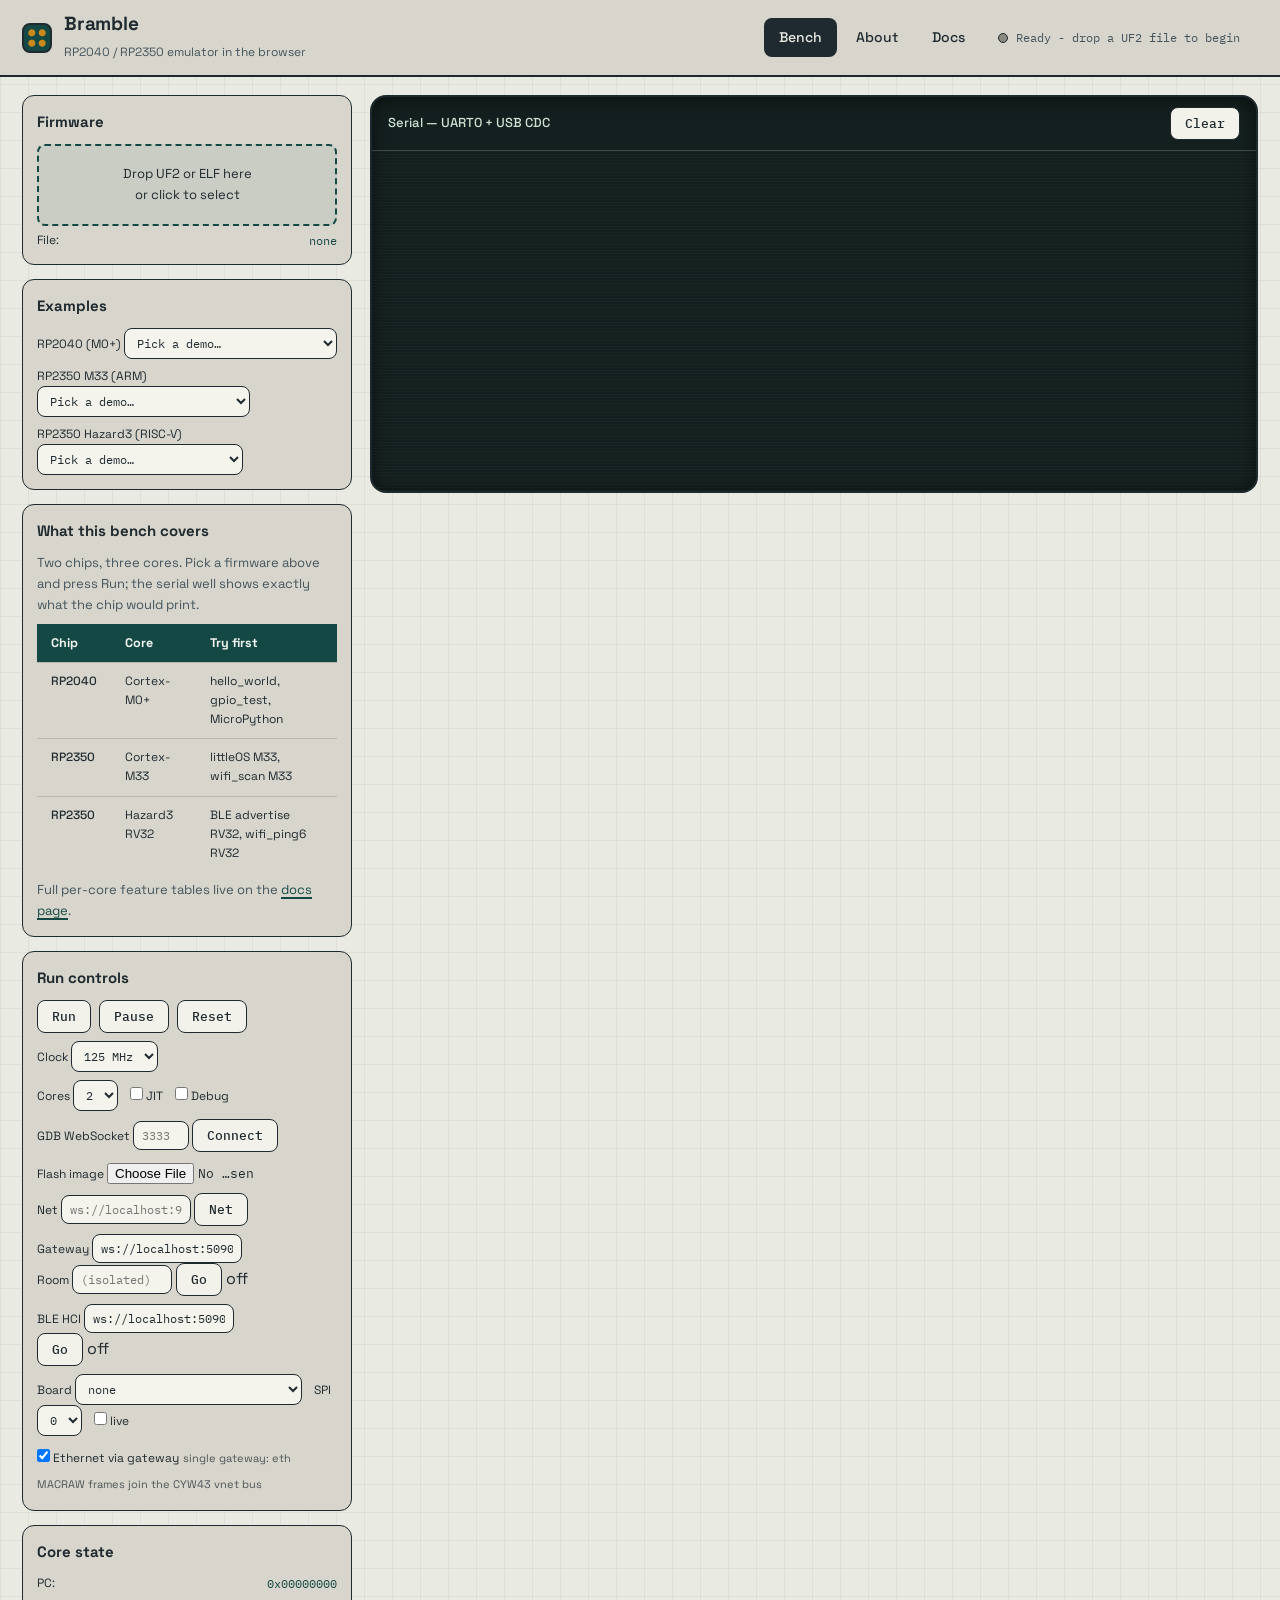
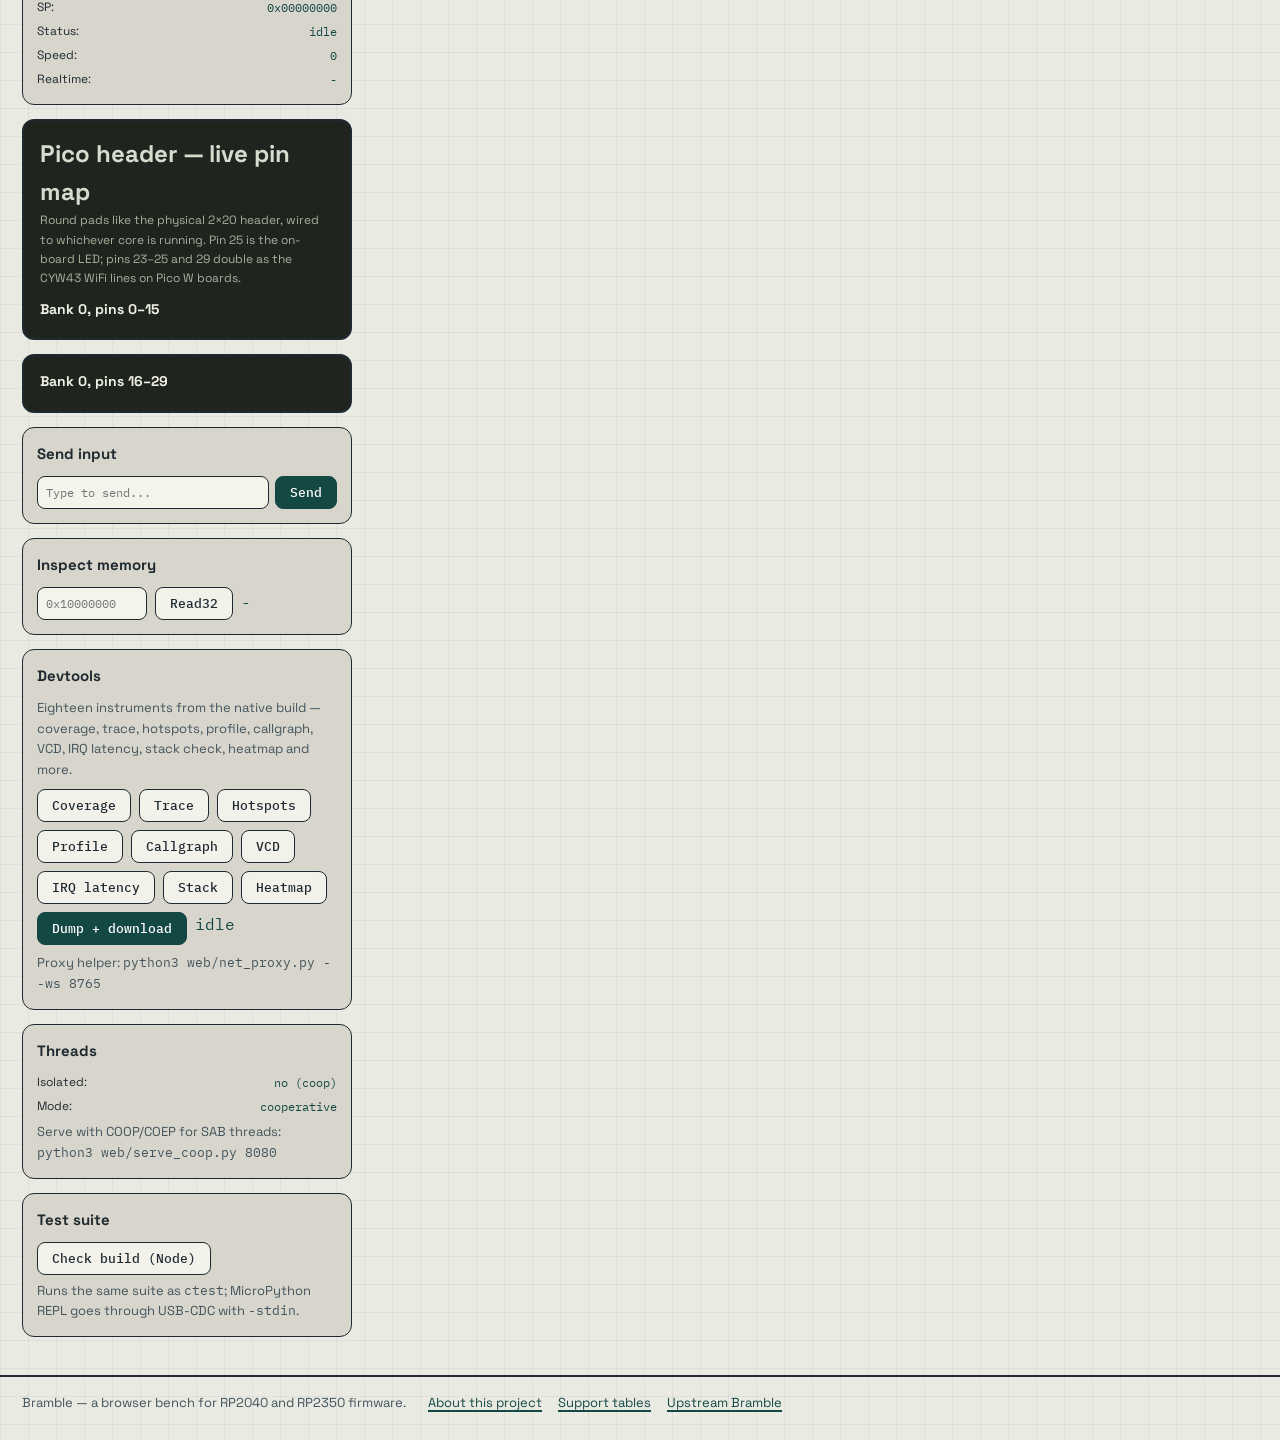
<file: web/index.html>
<!DOCTYPE html>
<html lang="en">
<head>
<meta charset="UTF-8">
<meta name="viewport" content="width=device-width, initial-scale=1.0">
<title>Bramble WASM - RP2350 Emulator</title>
<meta name="description" content="Bramble: a browser RP2040/RP2350 emulator. Load real UF2 firmware and watch it run.">
<link rel="icon" type="image/png" href="./bramble-logo.png">
<link rel="preconnect" href="https://fonts.googleapis.com">
<link rel="preconnect" href="https://fonts.gstatic.com" crossorigin>
<link href="https://fonts.googleapis.com/css2?family=Space+Grotesk:wght@400;500;700&family=IBM+Plex+Mono:wght@400;500&display=swap" rel="stylesheet">
<link rel="stylesheet" href="./site.css">
</head>
<body>

<header class="faceplate">
  <a class="brand" href="./index.html" aria-label="Bramble home">
    <span class="brand-mark" aria-hidden="true"></span>
    <span>
      <span class="brand-name">Bramble</span><br>
      <span class="brand-sub">RP2040 / RP2350 emulator in the browser</span>
    </span>
  </a>
  <nav class="site-nav" aria-label="Site">
    <a href="./index.html" aria-current="page">Bench</a>
    <a href="./about.html">About</a>
    <a href="./docs.html">Docs</a>
  </nav>
  <span class="status-cluster"><span class="status-led" id="run-led" aria-hidden="true"></span><span class="status" id="status">Loading…</span></span>
  <span class="status" id="perf-info"></span>
</header>

<div class="bench">
  <div class="rail">
    <div class="panel">
      <h3>Firmware</h3>
      <div class="drop-zone" id="drop-zone">
        Drop UF2 or ELF here<br>or click to select
        <input type="file" id="file-input" accept=".uf2,.elf,.bin" style="display:none">
      </div>
      <div class="info-row"><span>File:</span><span class="info-val" id="fw-name">none</span></div>
    </div>

    <div class="panel">
      <h2>Examples</h2>
      <div style="display:flex;flex-direction:column;gap:8px">
        <label>RP2040 (M0+)
          <select id="demo-rp2040" onchange="if(this.value){loadPreset(this.value);this.selectedIndex=0}">
            <option value="">Pick a demo…</option>
            <option value="hello_world.uf2">hello_world</option>
            <option value="gpio_test.uf2">gpio_test</option>
            <option value="timer_test.uf2">timer</option>
            <option value="interrupt_test.uf2">interrupt</option>
            <option value="name_prompt.uf2">name_prompt</option>
            <option value="littleos.uf2">littleOS</option>
            <option value="micropython_rp2040.uf2">MicroPython</option>
            <option value="spi_test.uf2">SPI 0x4003C000</option>
            <option value="i2c_test.uf2">I2C 0x40044000</option>
            <option value="pwm_test.uf2">PWM</option>
            <option value="adc_test.uf2">ADC</option>
            <option value="dma_test.uf2">DMA</option>
            <option value="pio_test.uf2">PIO</option>
            <option value="usb_test.uf2">USB</option>
            <option value="hello_usb.uf2">hello_usb CDC</option>
            <option value="clocks_test.uf2">Clocks</option>
            <option value="psm_test.uf2">PSM</option>
            <option value="fp_test.uf2">FP dbl</option>
            <option value="ws2812_test.uf2">WS2812</option>
            <option value="rtc_test.uf2">RTC</option>
            <option value="uart_echo.uf2">UART echo</option>
            <option value="wifi_scan.uf2">WiFi scan</option>
            <option value="wifi_ping.uf2">WiFi ping</option>
            <option value="wifi_webserver.uf2">WiFi webserver</option>
            <option value="eth_dhcp.uf2">ETH DHCP (pico-eth)</option>
            <option value="eth_http.uf2">ETH HTTP (pico-eth)</option>
            <option value="ble_adv.uf2">BLE advertise M0+ (CYW43)</option>
          </select>
        </label>
        <label>RP2350 M33 (ARM)
          <select id="demo-m33" onchange="if(this.value){loadPreset(this.value);this.selectedIndex=0}">
            <option value="">Pick a demo…</option>
            <option value="littleos_pico2.uf2">littleOS M33</option>
            <option value="hello_world_pico2.uf2">Hello M33</option>
            <option value="gpio_test_pico2.uf2">GPIO M33</option>
            <option value="timer_test_pico2.uf2">Timer M33</option>
            <option value="micropython_rp2350.uf2">MicroPython</option>
            <option value="spi_test_pico2.uf2">SPI M33</option>
            <option value="i2c_test_pico2.uf2">I2C M33</option>
            <option value="pwm_test_pico2.uf2">PWM M33</option>
            <option value="adc_test_pico2.uf2">ADC M33</option>
            <option value="dma_test_pico2.uf2">DMA M33</option>
            <option value="pio_test_pico2.uf2">PIO M33</option>
            <option value="usb_test_pico2.uf2">USB M33</option>
            <option value="clocks_test_pico2.uf2">Clocks M33</option>
            <option value="psm_test_pico2.uf2">PSM M33</option>
            <option value="fp_test_pico2.uf2">FP M33</option>
            <option value="ws2812_test_pico2.uf2">WS2812 M33</option>
            <option value="rtc_test_pico2.uf2">RTC M33</option>
            <option value="uart_echo_pico2.uf2">Echo M33</option>
            <option value="interrupt_test_pico2.uf2">IRQ M33</option>
            <option value="name_prompt_pico2.uf2">Name M33</option>
            <option value="wifi_scan_pico2.uf2">WiFi scan M33</option>
            <option value="wifi_ping_pico2.uf2">WiFi ping M33</option>
            <option value="wifi_webserver_pico2.uf2">WiFi webserver M33</option>
            <option value="eth_dhcp_pico2.uf2">ETH DHCP M33 (pico-eth2)</option>
            <option value="eth_http_pico2.uf2">ETH HTTP M33 (pico-eth2)</option>
            <option value="ble_adv_pico2.uf2">BLE advertise M33 (CYW43)</option>
          </select>
        </label>
        <label>RP2350 Hazard3 (RISC-V)
          <select id="demo-rv32" onchange="if(this.value){loadPreset(this.value);this.selectedIndex=0}">
            <option value="">Pick a demo…</option>
            <option value="littleos_pico2_riscv.uf2">littleOS RV32</option>
            <option value="hello_rv32.uf2">Hello RV32</option>
            <option value="gpio_rv32.uf2">GPIO RV32</option>
            <option value="timer_rv32.uf2">Timer RV32</option>
            <option value="interrupt_rv32.uf2">IRQ RV32</option>
            <option value="dualcore_rv32.uf2">Dual RV32</option>
            <option value="spi_rv32.uf2">SPI RV32</option>
            <option value="i2c_rv32.uf2">I2C RV32</option>
            <option value="pwm_rv32.uf2">PWM RV32</option>
            <option value="adc_rv32.uf2">ADC RV32</option>
            <option value="dma_rv32.uf2">DMA RV32</option>
            <option value="pio_rv32.uf2">PIO RV32</option>
            <option value="usb_rv32.uf2">USB RV32</option>
            <option value="clocks_rv32.uf2">Clocks RV32</option>
            <option value="psm_rv32.uf2">PSM RV32</option>
            <option value="ws2812_rv32.uf2">WS2812 RV32</option>
            <option value="rtc_rv32.uf2">RTC RV32</option>
            <option value="uart_echo_rv32.uf2">Echo RV32</option>
            <option value="name_prompt_rv32.uf2">Name RV32</option>
            <option value="wifi_rv32.uf2">WiFi SPI RV32</option>
            <option value="wifi_scan_rv32.uf2">WiFi scan RV32</option>
            <option value="wifi_ping_rv32.uf2">WiFi ping RV32</option>
            <option value="wifi_join_rv32.uf2">WiFi join RV32</option>
            <option value="wifi_ping6_rv32.uf2">WiFi ping6 RV32</option>
            <option value="wifi_webserver_rv32.uf2">WiFi webserver RV32</option>
            <option value="wifi_ble_adv_rv32.uf2">BLE advertise RV32</option>
            <option value="wifi_ble_gatt_rv32.uf2">BLE GATT RV32</option>
            <option value="eth_dhcp_rv32.uf2">ETH DHCP RV32 (pico-eth)</option>
            <option value="eth_http_rv32.uf2">ETH HTTP RV32 (pico-eth)</option>
          </select>
        </label>
      </div>
    </div>

    <div class="panel">
      <h2>What this bench covers</h2>
      <p style="margin-bottom:8px">Two chips, three cores. Pick a firmware above and press Run; the serial well shows exactly what the chip would print.</p>
      <table class="support" style="min-width:0;font-size:12px">
        <thead><tr><th scope="col">Chip</th><th scope="col">Core</th><th scope="col">Try first</th></tr></thead>
        <tbody>
          <tr><td>RP2040</td><td>Cortex-M0+</td><td>hello_world, gpio_test, MicroPython</td></tr>
          <tr><td>RP2350</td><td>Cortex-M33</td><td>littleOS M33, wifi_scan M33</td></tr>
          <tr><td>RP2350</td><td>Hazard3 RV32</td><td>BLE advertise RV32, wifi_ping6 RV32</td></tr>
        </tbody>
      </table>
      <p style="margin-top:8px">Full per-core feature tables live on the <a href="./docs.html">docs page</a>.</p>
    </div>

    <div class="panel">
      <h2>Run controls</h2>
      <div class="btn-row">
        <button class="btn" id="btn-run">Run</button>
        <button class="btn" id="btn-pause">Pause</button>
        <button class="btn" id="btn-reset">Reset</button>
      </div>
      <div style="margin-top:8px">
        <label>Clock
        <select id="clock-select">
          <option value="1">1 MHz</option>
          <option value="12">12 MHz</option>
          <option value="50">50 MHz</option>
          <option value="125" selected>125 MHz</option>
          <option value="150">150 MHz</option>
          <option value="250">250 MHz</option>
        </select>
        </label>
      </div>
      <div style="margin-top:8px">
        <label>Cores <select id="cores-select"><option value="1">1</option><option value="2" selected>2</option></select></label>
        <label style="margin-left:8px"><input type="checkbox" id="chk-jit"> JIT</label>
        <label style="margin-left:8px"><input type="checkbox" id="chk-debug"> Debug</label>
      </div>
      <div style="margin-top:8px">
        <label>GDB WebSocket <input id="gdb-port" placeholder="3333" style="width:56px"> <button class="btn" onclick="connectGDB()">Connect</button></label>
      </div>
      <div style="margin-top:8px">
        <label>Flash image <input id="flash-file" type="file" style="width:150px"></label>
      </div>
      <div style="margin-top:8px">
        <label>Net <input id="net-url" placeholder="ws://localhost:9999" style="width:130px"> <button class="btn" onclick="connectNet()">Net</button></label>
      </div>
      <div style="margin-top:8px">
        <label>Gateway <input id="gw-url" placeholder="ws://localhost:5090/api/network-gateway" style="width:150px" value="ws://localhost:5090/api/network-gateway"></label><br>
        <label>Room <input id="gw-room" placeholder="(isolated)" style="width:100px"></label>
        <button class="btn" onclick="connectGateway()">Go</button>
        <span id="gw-status">off</span>
      </div>
      <div style="margin-top:8px">
        <label>BLE HCI <input id="ble-url" placeholder="ws://localhost:5090/api/ble-gateway" style="width:150px" value="ws://localhost:5090/api/ble-gateway"></label><br>
        <button class="btn" onclick="connectBleHci()">Go</button>
        <span id="ble-status">off</span>
      </div>
      <div style="margin-top:8px">
        <label>Board <select id="board-select"><option value="">none</option><option value="pico-eth">pico-eth (W5500-EVB-Pico)</option><option value="pico-eth2">pico-eth2 (W5500-EVB-Pico2)</option></select></label>
        <label style="margin-left:8px">SPI <select id="board-spi"><option value="0">0</option><option value="1">1</option></select></label>
        <label style="margin-left:8px"><input type="checkbox" id="chk-board-live"> live</label>
      </div>
      <div style="margin-top:8px">
        <label><input type="checkbox" id="chk-eth-gw" checked> Ethernet via gateway</label>
        <span style="font-size:11px;opacity:.75">single gateway: eth MACRAW frames join the CYW43 vnet bus</span>
      </div>
    </div>

    <div class="panel">
      <h2>Core state</h2>
      <div class="info-row"><span>PC:</span><span class="info-val" id="core-pc">0x00000000</span></div>
      <div class="info-row"><span>SP:</span><span class="info-val" id="core-sp">0x00000000</span></div>
      <div class="info-row"><span>Status:</span><span class="info-val" id="core-status">idle</span></div>
      <div class="info-row"><span>Speed:</span><span class="info-val" id="core-mips">0</span></div>
      <div class="info-row"><span>Realtime:</span><span class="info-val" id="core-speed">-</span></div>
    </div>

    <div class="gpio-board">
      <h2>Pico header — live pin map</h2>
      <p class="gpio-note">Round pads like the physical 2×20 header, wired to whichever core is running. Pin 25 is the on-board LED; pins 23–25 and 29 double as the CYW43 WiFi lines on Pico W boards.</p>
      <h3>Bank 0, pins 0–15</h3>
      <div class="gpio-grid" id="gpio-low"></div>
    </div>
    <div class="gpio-board">
      <h3>Bank 0, pins 16–29</h3>
      <div class="gpio-grid" id="gpio-high"></div>
    </div>

    <div class="panel">
      <h2>Send input</h2>
      <div style="display:flex;gap:6px">
        <input type="text" id="uart-input" placeholder="Type to send..."
               style="flex:1">
        <button class="btn primary" id="btn-send">Send</button>
      </div>
    </div>

    <div class="panel">
      <h2>Inspect memory</h2>
      <div class="btn-row">
        <input type="text" id="mem-addr" placeholder="0x10000000"
               style="width:110px">
        <button class="btn" id="btn-read-mem">Read32</button>
        <span class="info-val" id="mem-val" style="line-height:30px">-</span>
      </div>
    </div>

    <div class="panel">
      <h2>Devtools</h2>
      <p style="margin-bottom:8px">Eighteen instruments from the native build — coverage, trace, hotspots, profile, callgraph, VCD, IRQ latency, stack check, heatmap and more.</p>
      <div class="btn-row">
        <button class="btn" onclick="devStart('coverage')">Coverage</button>
        <button class="btn" onclick="devStart('trace')">Trace</button>
        <button class="btn" onclick="devStart('hotspots')">Hotspots</button>
        <button class="btn" onclick="devStart('profile')">Profile</button>
        <button class="btn" onclick="devStart('callgraph')">Callgraph</button>
        <button class="btn" onclick="devStart('vcd')">VCD</button>
        <button class="btn" onclick="devStart('irq')">IRQ latency</button>
        <button class="btn" onclick="devStart('stack')">Stack</button>
        <button class="btn" onclick="devStart('heatmap')">Heatmap</button>
      </div>
      <div class="btn-row" style="margin-top:8px">
        <button class="btn primary" onclick="devDump()">Dump + download</button>
        <span class="info-val" id="dev-status">idle</span>
      </div>
      <p style="margin-top:8px">Proxy helper: <code>python3 web/net_proxy.py --ws 8765</code></p>
    </div>

    <div class="panel">
      <h2>Threads</h2>
      <div class="info-row"><span>Isolated:</span><span class="info-val" id="sb-status">?</span></div>
      <div class="info-row"><span>Mode:</span><span class="info-val" id="thread-mode">cooperative</span></div>
      <p style="margin-top:6px">Serve with COOP/COEP for SAB threads:<br><code>python3 web/serve_coop.py 8080</code></p>
    </div>

    <div class="panel">
      <h2>Test suite</h2>
      <div class="btn-row">
        <button class="btn" onclick="runWasmTests()">Check build (Node)</button>
      </div>
      <p style="margin-top:6px">Runs the same suite as <code>ctest</code>; MicroPython REPL goes through USB-CDC with <code>-stdin</code>.</p>
    </div>
  </div>

  <div class="stage">
    <div class="serial-shell">
      <div class="serial-bar">
        <span>Serial — UART0 + USB CDC</span>
        <button class="btn" id="btn-clear">Clear</button>
      </div>
      <div id="serial-output" role="log" aria-label="Firmware serial output" aria-live="polite"></div>
    </div>
  </div>
</div>

<footer class="page-footer">
  <span>Bramble — a browser bench for RP2040 and RP2350 firmware.</span>
  <nav aria-label="Footer">
    <a href="./about.html">About this project</a>
    <a href="./docs.html">Support tables</a>
    <a href="https://github.com/Night-Traders-Dev/Bramble">Upstream Bramble</a>
  </nav>
</footer>

<script type="module">
import BrambleModule from './bramble.wasm.js';

let mod = null;
let running = false;
let rafId = null;
// Measured 2026-09-13 (Node 22, x86-64, hello_rv32): ~24 MIPS flat for
// 100k-2.5M chunks; littleOS/wifi ~18-26 MIPS (peripheral-heavy paths
// cost more per step). 500k steps ~= 21-28ms wall -> fits a 60fps frame
// with headroom for UART/GPIO/DOM; 2.5M ~= 103-140ms and janks the tab.
// Full 125MHz realtime would need 125 MIPS, so guests run ~1/6 realtime.
const CYCLES_PER_FRAME = 500_000;
let lastFrameTime = 0;
let totalInstructions = 0;
let mipsWindowSteps = 0;   // steps since last MIPS sample (rate, not average)
let mipsWindowStart = 0;   // performance.now() at window start
let mipsShown = 0;         // last displayed MIPS (1s window, throttled)
let uartText = '';

const $ = id => document.getElementById(id);
const serialEl = $('serial-output');

function appendSerial(ch) {
  uartText += ch;
  if (uartText.length > 10000) uartText = uartText.slice(-8000);
  serialEl.textContent = uartText;
  serialEl.scrollTop = serialEl.scrollHeight;
}

function setRunning_ui(on) {
  running = on;
  const led = $('run-led');
  if (led) led.classList.toggle('live', !!on);
}

function updateGpio() {
  const lo = $('gpio-low');
  const hi = $('gpio-high');
  if (!lo.children.length) {
    for (let i = 0; i < 16; i++) lo.innerHTML += `<div class="gpio-pin" id="gpio-${i}">${i}</div>`;
    for (let i = 16; i < 30; i++) hi.innerHTML += `<div class="gpio-pin" id="gpio-${i}">${i}</div>`;
  }
  for (let i = 0; i < 30; i++) {
    const val = mod._bramble_get_gpio_raw(i) || mod._bramble_get_gpio(i);
    const el = $(`gpio-${i}`);
    if (el) el.className = 'gpio-pin ' + (val ? 'high' : 'low');
  }
}

function updateCoreState() {
  const pcBuf = mod._malloc(4);
  const spBuf = mod._malloc(4);
  mod._bramble_get_core_state(0, pcBuf, spBuf);
  const pc = mod.HEAPU32[pcBuf >> 2];
  const sp = mod.HEAPU32[spBuf >> 2];
  mod._free(pcBuf);
  mod._free(spBuf);
  $('core-pc').textContent = '0x' + pc.toString(16).padStart(8, '0');
  $('core-sp').textContent = '0x' + sp.toString(16).padStart(8, '0');
  let st = mod._bramble_is_halted() ? 'halted' : 'running';
  try { if (mod._bramble_gdb_is_hit()) st = 'gdb-stop core' + mod._bramble_gdb_hit_core(); } catch(e) {}
  $('core-status').textContent = st;
}

function frame() {
  if (!running) return;

  const now = performance.now();
  const elapsed = now - lastFrameTime;
  if (elapsed > 16) {
    const steps = mod._bramble_step(CYCLES_PER_FRAME);
    totalInstructions += steps;

    // pump guest ETH frames -> gateway WebSocket (raw, no prefix)
    try {
      const gw = window.brambleGW;
      if (gw && gw.readyState === 1) {
        for (let i = 0; i < 16; i++) {
          const ptr = mod._malloc(2048);
          const got = mod._bramble_eth_pop_tx(ptr, 2048);
          if (got <= 0) { mod._free(ptr); break; }
          gw.send(mod.HEAPU8.slice(ptr, ptr + got));
          mod._free(ptr);
        }
      }
    } catch(e) {}

    // pump guest BLE HCI frames -> ble-gateway WebSocket (raw H4)
    try {
      const bh = window.brambleBleHci;
      if (bh && bh.readyState === 1) {
        for (let i = 0; i < 16; i++) {
          const ptr = mod._malloc(2048);
          const got = mod._bramble_bt_hci_pop_tx(ptr, 2048);
          if (got <= 0) { mod._free(ptr); break; }
          bh.send(mod.HEAPU8.slice(ptr, ptr + got));
          mod._free(ptr);
        }
      }
    } catch(e) {}

    // pump GDB TX -> WebSocket (non-blocking RSP)
    try {
      const n = mod._bramble_gdb_tx_len();
      if (n > 0 && window.brambleGDB && window.brambleGDB.readyState === 1) {
        const ptr = mod._malloc(n);
        const got = mod._bramble_gdb_pop_tx(ptr, n);
        window.brambleGDB.send(mod.HEAPU8.slice(ptr, ptr + got));
        mod._free(ptr);
      }
    } catch(e) {}

    // pump W5500 proxy TX -> net-proxy WebSocket (CONNECT/LISTEN/CLOSE/SEND).
    // Same shared net_proxy as the Net panel; NOT the OpenHW gateway — the
    // W5500 speaks socket-level TCP/UDP, not raw ETH (see docs note).
    try {
      const ns = window.brambleNetSocket;
      if (ns && ns.readyState === 1) {
        let budget = 0;
        try { budget = mod._bramble_w5500_tx_len(); } catch(e2) { budget = 0; }
        if (budget > 0) {
          const ptr = mod._malloc(Math.min(budget, 8192));
          const got = mod._bramble_w5500_pop_tx(ptr, Math.min(budget, 8192));
          if (got > 0) ns.send(mod.HEAPU8.slice(ptr, ptr + got));
          mod._free(ptr);
        }
      }
    } catch(e) {}

    let ch;
    while ((ch = mod._bramble_read_uart(0)) !== -1) appendSerial(String.fromCharCode(ch));

    updateCoreState();
    updateGpio();

    // Instantaneous emulator speed: steps done in THIS frame over its own
    // wall time (was: total-since-boot / frame-dt, which decayed forever).
    // MIPS text refreshes at ~1Hz (native -status parity); realtime % uses
    // the selected guest clock (full 125MHz needs ~125 MIPS).
    mipsWindowSteps += steps;
    if (!mipsWindowStart) mipsWindowStart = lastFrameTime || now;
    const winDt = now - mipsWindowStart;
    if (winDt >= 1000) {
      mipsShown = (mipsWindowSteps / winDt) * 1000 / 1e6;
      mipsWindowSteps = 0;
      mipsWindowStart = now;
    } else if (!isFinite(mipsShown)) {
      mipsShown = 0;
    }
    const mips = mipsShown.toFixed(1);
    const mhz = parseInt(($('clock-select') || {}).value || '125', 10) || 125;
    const pct = ((mipsShown / mhz) * 100).toFixed(0);
    $('core-mips').textContent = `${mips} MIPS`;
    $('core-speed').textContent = `${pct}% of ${mhz}MHz`;
    $('perf-info').textContent = `${mips} MIPS (${pct}% of ${mhz}MHz) | ${(totalInstructions/1e6).toFixed(1)}M total`;

    lastFrameTime = now;
  }

  rafId = requestAnimationFrame(frame);
}

$('btn-run').onclick = () => {
  if (!mod) return;
  setRunning_ui(true);
  lastFrameTime = performance.now();
  mipsWindowSteps = 0;
  mipsWindowStart = lastFrameTime;
  frame();
  $('status').textContent = 'Running';
};

$('btn-pause').onclick = () => {
  setRunning_ui(false);
  if (rafId) cancelAnimationFrame(rafId);
  $('status').textContent = 'Paused';
};

$('btn-reset').onclick = () => {
  if (!mod) return;
  setRunning_ui(false);
  if (rafId) cancelAnimationFrame(rafId);
  mod._bramble_reset();
  uartText = '';
  serialEl.textContent = '';
  totalInstructions = 0;
  mipsWindowSteps = 0;
  mipsWindowStart = 0;
  mipsShown = 0;
  $('core-mips').textContent = '0 MIPS';
  $('core-speed').textContent = '-';
  $('perf-info').textContent = '';
  updateCoreState();
  $('status').textContent = 'Reset';
};

$('clock-select').onchange = (e) => {
  if (!mod) return;
  mod._bramble_set_clock(parseInt(e.target.value));
};

$('btn-clear').onclick = () => { uartText = ''; serialEl.textContent = ''; };

$('btn-send').onclick = () => {
  if (!mod) return;
  const text = $('uart-input').value;
  for (const ch of text) mod._bramble_write_uart(ch.charCodeAt(0));
  // CR submits the line: USB REPLs (MicroPython) want raw CR, UART shells
  // get CR->LF via feed_uart_rx. Sent only when there is text to submit.
  if (text.length) mod._bramble_write_uart(13);
  $('uart-input').value = '';
};

$('uart-input').onkeydown = (e) => {
  if (e.key === 'Enter') $('btn-send').click();
};

$('btn-read-mem').onclick = () => {
  if (!mod) return;
  const addr = parseInt($('mem-addr').value, 16);
  if (isNaN(addr)) return;
  const val = mod._bramble_mem_read32(addr);
  $('mem-val').textContent = '0x' + (val >>> 0).toString(16).padStart(8, '0');
};

async function loadFirmware(data, name) {
  if (!mod) return;
  setRunning_ui(false);
  if (rafId) cancelAnimationFrame(rafId);

  // Auto-detect arch from filename
  const isRV = /riscv|rv32/i.test(name);
  const isPico2 = /pico2/i.test(name);
  const arch = isRV ? 1 : (isPico2 ? 2 : 0);
  mod._bramble_init(arch);
  mod._bramble_set_clock(parseInt($('clock-select').value));
  try {
    mod._bramble_set_cores(parseInt($('cores-select').value || '2'));
    mod._bramble_set_jit($('chk-jit')?.checked ? 1 : 0);
    mod._bramble_set_debug($('chk-debug')?.checked ? 1 : 0, -1);
  } catch(e) {}

  uartText = '';
  serialEl.textContent = '';
  totalInstructions = 0;
  mipsWindowSteps = 0;
  mipsWindowStart = 0;
  mipsShown = 0;
  $('fw-name').textContent = name;

  const ptr = mod._malloc(data.length);
  mod.HEAPU8.set(data, ptr);

  let blocks;
  if (name.endsWith('.uf2')) {
    blocks = mod._bramble_load_uf2(ptr, data.length);
    $('status').textContent = `Loaded UF2 (${blocks} blocks)`;
  } else {
    blocks = mod._bramble_load_elf(ptr, data.length);
    $('status').textContent = blocks ? 'Loaded ELF' : 'ELF load failed';
  }
  mod._free(ptr);
  mod._bramble_reset();

  // pico-eth/pico-eth2 board (WIZnet W5500-EVB-Pico/Pico2): separate SPI
  // board, off by default. bramble_init detaches, so re-apply the UI
  // selection here. Pico2 wiring is identical; only the SoC differs.
  // Single-gateway default: MACRAW socket 0 joins the CYW43 vnet bus, so
  // the SAME Go gateway serves WiFi + Ethernet (no second bridge).
  try {
    const b = ($('board-select') || {}).value || '';
    if (b === 'pico-eth' || b === 'pico-eth2') {
      const spi = parseInt(($('board-spi') || {}).value || '0', 10) || 0;
      const live = $('chk-board-live')?.checked ? 1 : 0;
      mod._bramble_board_eth(1, live, spi);
      try { mod._bramble_w5500_gw_enable($('chk-eth-gw')?.checked ? 1 : 0); } catch(e2) {}
      $('status').textContent += ' + ' + b;
    }
  } catch(e) {}

  $('status').textContent += ` - ${name}`;
  updateCoreState();
}
window.loadPreset = async (name) => {
  $('status').textContent = `Fetching ${name}...`;
  try {
    const res = await fetch('./' + name);
    if (!res.ok) throw new Error(`HTTP ${res.status}`);
    const buf = new Uint8Array(await res.arrayBuffer());
    await loadFirmware(buf, name);
  } catch(e) { $('status').textContent = `Failed ${name}: ${e.message}`; }
};
// OpenHW-style network gateway: raw Ethernet frames <-> gVisor NAT/DHCP.
// Same protocol the ESP/STM32 simulators use: ws://host:5090/api/network-gateway[?sessionId=room]
window.connectGateway = () => {
  if (!mod) return;
  try { if (window.brambleGW) window.brambleGW.close(); } catch(e) {}
  let url = ($('gw-url').value || 'ws://localhost:5090/api/network-gateway').trim();
  const room = ($('gw-room').value || '').trim();
  if (room) url += (url.includes('?') ? '&' : '?') + 'sessionId=' + encodeURIComponent(room);
  const ws = new WebSocket(url);
  ws.binaryType = 'arraybuffer';
  ws.onopen = () => {
    $('gw-status').textContent = 'on';
    $('status').textContent = `Gateway ${url} open`;
    window.brambleGW = ws;
    try { mod._bramble_eth_set_uplink(1); } catch(e) {}
  };
  ws.onclose = () => {
    $('gw-status').textContent = 'off';
    if (window.brambleGW === ws) window.brambleGW = null;
    try { mod._bramble_eth_set_uplink(0); } catch(e) {}
  };
  ws.onerror = () => { $('gw-status').textContent = 'err'; };
  ws.onmessage = (e) => {
    const arr = e.data instanceof ArrayBuffer ? new Uint8Array(e.data) : new Uint8Array(0);
    if (arr.length < 14 || arr.length > 1522) return;  // raw ETH frame only
    const ptr = mod._malloc(arr.length);
    mod.HEAPU8.set(arr, ptr);
    try { mod._bramble_eth_push_rx(ptr, arr.length); } catch(err) {}
    mod._free(ptr);
  };
};
// BLE HCI uplink: raw H4 packets <-> Bumble/physical via gateway ble-gateway.
// Same protocol as cli.js --ble-hci: ws://host:5090/api/ble-gateway
window.connectBleHci = () => {
  if (!mod) return;
  try { if (window.brambleBleHci) window.brambleBleHci.close(); } catch(e) {}
  const url = ($('ble-url').value || 'ws://localhost:5090/api/ble-gateway').trim();
  const ws = new WebSocket(url);
  ws.binaryType = 'arraybuffer';
  ws.onopen = () => {
    $('ble-status').textContent = 'on';
    $('status').textContent = `BLE HCI ${url} open`;
    window.brambleBleHci = ws;
    try { mod._bramble_bt_hci_enable(1); } catch(e) {}
  };
  ws.onclose = () => {
    $('ble-status').textContent = 'off';
    if (window.brambleBleHci === ws) window.brambleBleHci = null;
    try { mod._bramble_bt_hci_enable(0); } catch(e) {}
  };
  ws.onerror = () => { $('ble-status').textContent = 'err'; };
  ws.onmessage = (e) => {
    const arr = e.data instanceof ArrayBuffer ? new Uint8Array(e.data) : new Uint8Array(0);
    if (arr.length < 2 || arr.length > 1088) return;  // raw H4 packet only
    const ptr = mod._malloc(arr.length);
    mod.HEAPU8.set(arr, ptr);
    try { mod._bramble_bt_hci_push_rx(ptr, arr.length); } catch(err) {}
    mod._free(ptr);
  };
};
window.connectGDB = () => {  // Proxy: python3 web/net_proxy.py --ws 8765 --gdb-tcp 3333
  // Browser WS /gdb <-> proxy TCP :3333 <-> arm-none-eabi-gdb
  const base = ($('net-url').value || 'ws://localhost:8765').replace(/\/uart\/?$/, '');
  const url = base.replace(/\/$/, '') + '/gdb';
  try {
    const ws = new WebSocket(url);
    ws.binaryType = 'arraybuffer';
    ws.onopen = () => {
      $('status').textContent = `GDB ${url} open -> :3333`;
      window.brambleGDB = ws;
      try { mod._bramble_gdb_enable(1); } catch(e) {}
    };
    const pushGdb = (u8) => {
      const ptr = mod._malloc(u8.length);
      mod.HEAPU8.set(u8, ptr);
      try { mod._bramble_gdb_push_rx(ptr, u8.length); } catch(e) {}
      mod._free(ptr);
    };
    ws.onmessage = (e) => {
      const u8 = e.data instanceof ArrayBuffer ? new Uint8Array(e.data)
        : typeof e.data === 'string' ? new TextEncoder().encode(e.data) : new Uint8Array(e.data);
      pushGdb(u8);
    };
    // pump TX queue -> WS each frame
    if (!window._gdbPump) {
      window._gdbPump = setInterval(() => {
        try {
          const n = mod._bramble_gdb_tx_len();
          if (n > 0 && window.brambleGDB && window.brambleGDB.readyState === 1) {
            const ptr = mod._malloc(n);
            const got = mod._bramble_gdb_pop_tx(ptr, n);
            const out = mod.HEAPU8.slice(ptr, ptr + got);
            mod._free(ptr);
            window.brambleGDB.send(out);
          }
          if (mod._bramble_gdb_is_hit()) {
            $('core-status').textContent = 'gdb-stop core' + mod._bramble_gdb_hit_core();
          }
        } catch(e) {}
      }, 16);
    }
    ws.onclose = () => { try { mod._bramble_gdb_enable(0); } catch(e) {} };
    ws.onerror = () => $('status').textContent = `GDB ${url} error (run net_proxy.py)`;
  } catch(e){ $('status').textContent = `GDB err ${e.message}`; }
};
window.connectNet = () => {
  const url = $('net-url').value || 'ws://localhost:8765/uart';
  const isEth = /\/eth/.test(url);
  const wsUrl = isEth ? url : url;
  try {
    const ws = new WebSocket(wsUrl);
    ws.binaryType = 'arraybuffer';
    ws.onopen = () => {
      $('status').textContent = `Net ${wsUrl} open`;
      window.brambleNetSocket = ws;
      try {
        mod._bramble_net_set_connected(1); mod._bramble_net_enable(1);
        // If a pico-eth board is selected, the proxy speaks for it
        // (same 8-socket model; bramble_w5500_push_rx targets the board).
        // Single-gateway default keeps MACRAW on the shared vnet bus too.
        if ((($('board-select') || {}).value || '').startsWith('pico-eth')) {
          const spi = parseInt(($('board-spi') || {}).value || '0', 10) || 0;
          try { mod._bramble_board_eth(1, 1, spi); } catch(e2) {}
          try { mod._bramble_w5500_gw_enable($('chk-eth-gw')?.checked ? 1 : 0); } catch(e3) {}
        }
      } catch(e) {}
    };
    ws.onmessage = (e) => {
      const arr = e.data instanceof ArrayBuffer ? new Uint8Array(e.data)
        : typeof e.data === 'string' ? new TextEncoder().encode(e.data) : new Uint8Array(0);
      if (!arr.length) return;
      // Demux proxy prefixes: W(sock,len,payload) / S(sock,1,code) / ETH frame / raw UART
      // Proxy DATA comes as [sock<8, len_lo, len_hi, payload...] (no magic)
      if (arr[0] < 8 && arr.length >= 3 && arr.length === 3 + (arr[1] | (arr[2] << 8)) && (arr[1] | (arr[2] << 8)) > 0) {
        const payload = arr.slice(3);
        const ptr = mod._malloc(payload.length);
        mod.HEAPU8.set(payload, ptr);
        try { mod._bramble_w5500_push_rx(arr[0], ptr, payload.length); } catch(err) {}
        mod._free(ptr);
      } else if (arr[0] === 0x57 && arr.length >= 4) {
        const sock = arr[1], ln = arr[2] | (arr[3] << 8);
        const payload = arr.slice(4, 4 + ln);
        const ptr = mod._malloc(payload.length);
        mod.HEAPU8.set(payload, ptr);
        try { mod._bramble_w5500_push_rx(sock, ptr, payload.length); } catch(err) {}
        mod._free(ptr);
      } else if (arr[0] === 0x53 && arr.length >= 4) {
        try { mod._bramble_w5500_push_status(arr[1], arr[3]); } catch(err) {}
      } else if (arr.length >= 6 && arr[0] === 0x45 && arr[1] === 0x54 && arr[2] === 0x48) {
        const ln = arr[4] | (arr[5] << 8);
        const frame = arr.slice(6, 6 + ln);
        const ptr = mod._malloc(frame.length);
        mod.HEAPU8.set(frame, ptr);
        try { mod._bramble_eth_push_rx(ptr, frame.length); } catch(err) {}
        mod._free(ptr);
      } else if (arr.length >= 14) {
        // Heuristic: looks like raw ETH frame -> vnet, else UART
        // Try ETH first only when /eth URL, else UART
        if (isEth) {
          const ptr = mod._malloc(arr.length);
          mod.HEAPU8.set(arr, ptr);
          try { mod._bramble_eth_push_rx(ptr, arr.length); } catch(err) {}
          mod._free(ptr);
        } else {
          const ptr = mod._malloc(arr.length);
          mod.HEAPU8.set(arr, ptr);
          try { mod._bramble_net_push_rx(ptr, arr.length); } catch(err) {
            for (const b of arr) mod._bramble_write_uart(b);
          }
          mod._free(ptr);
        }
      } else {
        const ptr = mod._malloc(arr.length);
        mod.HEAPU8.set(arr, ptr);
        try { mod._bramble_net_push_rx(ptr, arr.length); } catch(err) {
          for (const b of arr) mod._bramble_write_uart(b);
        }
        mod._free(ptr);
      }
    };
    ws.onclose = () => { try { mod._bramble_net_set_connected(0); } catch(e) {} };
    ws.onerror = () => $('status').textContent = `Net ${wsUrl} error (run net_proxy.py)`;
  } catch(e){ $('status').textContent = `Net err ${e.message}`; }
};
// Wire BroadcastChannel RX -> UART/GPIO/ETH (peer tabs)
window.brambleWireRx = (uart, ch) => {
  try { mod._bramble_write_uart(ch); } catch(e) {}
};
window.brambleGpioRx = (pin, value) => {
  try { mod._bramble_mem_write32(0x40014000 + pin * 8, value ? 1 : 0); } catch(e) {}
};
window.brambleEthRx = (data) => {
  try {
    const u8 = data instanceof Uint8Array ? data : new Uint8Array(data);
    const ptr = mod._malloc(u8.length);
    mod.HEAPU8.set(u8, ptr);
    mod._bramble_eth_push_rx(ptr, u8.length);
    mod._free(ptr);
  } catch(e) {}
};
window.devStart = (which) => {
  try {
    if (which === 'coverage') mod._bramble_coverage_start();
    else if (which === 'trace') mod._bramble_trace_start();
    else if (which === 'hotspots') mod._bramble_hotspots_start(20);
    else if (which === 'profile') mod._bramble_profile_start();
    else if (which === 'callgraph') mod._bramble_callgraph_start();
    else if (which === 'vcd') mod._bramble_gpiotrace_start();
    else if (which === 'irq') mod._bramble_irqlat_start();
    else if (which === 'stack') mod._bramble_stackcheck_start();
    else if (which === 'heatmap') mod._bramble_heatmap_start();
    $('dev-status').textContent = which + ' on';
  } catch(e) { $('dev-status').textContent = 'err ' + e.message; }
};
window.devDump = () => {
  try {
    mod._bramble_coverage_dump(); mod._bramble_hotspots_report();
    mod._bramble_profile_dump(); mod._bramble_callgraph_dump();
    mod._bramble_irqlat_report(); mod._bramble_stackcheck_report();
    mod._bramble_heatmap_dump(); mod._bramble_gpiotrace_stop(); mod._bramble_trace_stop();
    const files = ['/coverage.bin','/trace.bin','/profile.csv','/callgraph.dot','/gpio.vcd','/heatmap.csv'];
    for (const f of files) {
      try {
        const bytes = mod.FS.readFile(f);
        const blob = new Blob([bytes], {type:'application/octet-stream'});
        const a = document.createElement('a');
        a.href = URL.createObjectURL(blob); a.download = f.slice(1);
        a.click(); setTimeout(()=>URL.revokeObjectURL(a.href), 2000);
      } catch(e) {}
    }
    $('dev-status').textContent = 'dumped';
  } catch(e) { $('dev-status').textContent = 'err ' + e.message; }
};
window.runWasmTests = async () => {
  $('status').textContent = 'See node test-wasm.js (396 tests)';
  try {
    const res = await fetch('./bramble.wasm.wasm');
    $('status').textContent = `WASM ${(await res.arrayBuffer()).byteLength}B ready; run: node test-wasm.js`;
  } catch(e) { $('status').textContent = 'test err ' + e.message; }
};
document.getElementById('chk-jit')?.addEventListener('change', e=>{
  try { mod._bramble_set_jit(e.target.checked ? 1 : 0); } catch(err) {}
  $('status').textContent = `JIT ${e.target.checked?'on':'off'}`;
});
document.getElementById('chk-debug')?.addEventListener('change', e=>{
  try { mod._bramble_set_debug(e.target.checked ? 1 : 0, -1); } catch(err) {}
  $('status').textContent = `Debug ${e.target.checked?'on':'off'}`;
});
document.getElementById('cores-select')?.addEventListener('change', e=>{
  try { mod._bramble_set_cores(parseInt(e.target.value)); } catch(err) {}
  $('status').textContent = `Cores ${e.target.value} (cooperative)`;
});
document.getElementById('flash-file')?.addEventListener('change', async e=>{
  const f = e.target.files[0]; if(!f || !mod) return;
  const buf = new Uint8Array(await f.arrayBuffer());
  const ptr = mod._malloc(buf.length); mod.HEAPU8.set(buf, ptr);
  try {
    const name = f.name.toLowerCase();
    if (name.includes('sdcard') || name.endsWith('.img')) {
      // Heuristic: SD image vs flash image by size (>4MB = SD)
      if (buf.length > 4*1024*1024) {
        mod._bramble_sdcard_load(ptr, buf.length, 1);
        $('status').textContent = `SD ${f.name} ${buf.length} bytes on SPI1`;
      } else {
        mod._bramble_flash_write(ptr, buf.length, 0);
        mod.ccall('flash_persist_set_path', null, ['string'], ['/flash.bin']);
        try { mod._bramble_flash_save(); } catch(err) {}
        $('status').textContent = `Flash ${f.name} ${buf.length} bytes -> MEMFS/IDBFS`;
      }
    } else {
      mod._bramble_flash_write(ptr, buf.length, 0);
      $('status').textContent = `Flash ${f.name} ${buf.length} bytes staged`;
    }
  } catch(err) { $('status').textContent = `Flash err ${err.message}`; }
  mod._free(ptr);
});

const dropZone = $('drop-zone');
const fileInput = $('file-input');

dropZone.onclick = () => fileInput.click();
dropZone.ondragover = (e) => { e.preventDefault(); dropZone.classList.add('dragover'); };
dropZone.ondragleave = () => dropZone.classList.remove('dragover');
dropZone.ondrop = (e) => {
  e.preventDefault();
  dropZone.classList.remove('dragover');
  const file = e.dataTransfer.files[0];
  if (file) file.arrayBuffer().then(buf => loadFirmware(new Uint8Array(buf), file.name));
};
fileInput.onchange = (e) => {
  const file = e.target.files[0];
  if (file) file.arrayBuffer().then(buf => loadFirmware(new Uint8Array(buf), file.name));
};

$('status').textContent = 'Initializing WASM...';

try {
  mod = await BrambleModule({
    print: (t) => console.log(t),
    printErr: (t) => console.log(t)
  });
  try {
    $('sb-status').textContent = (typeof crossOriginIsolated !== 'undefined' && crossOriginIsolated) ? 'yes (SAB)' : 'no (coop)';
    $('thread-mode').textContent = (typeof crossOriginIsolated !== 'undefined' && crossOriginIsolated) ? 'coop (SAB ready, rebuild -pthread for workers)' : 'cooperative';
  } catch(e) {}
  $('status').textContent = 'Ready - drop a UF2 file to begin';
  $('btn-run').disabled = false;
  $('btn-pause').disabled = false;
  $('btn-reset').disabled = false;
} catch (err) {
  $('status').textContent = 'Error: ' + err.message;
  console.error(err);
}
</script>
</body>
</html>
</file>
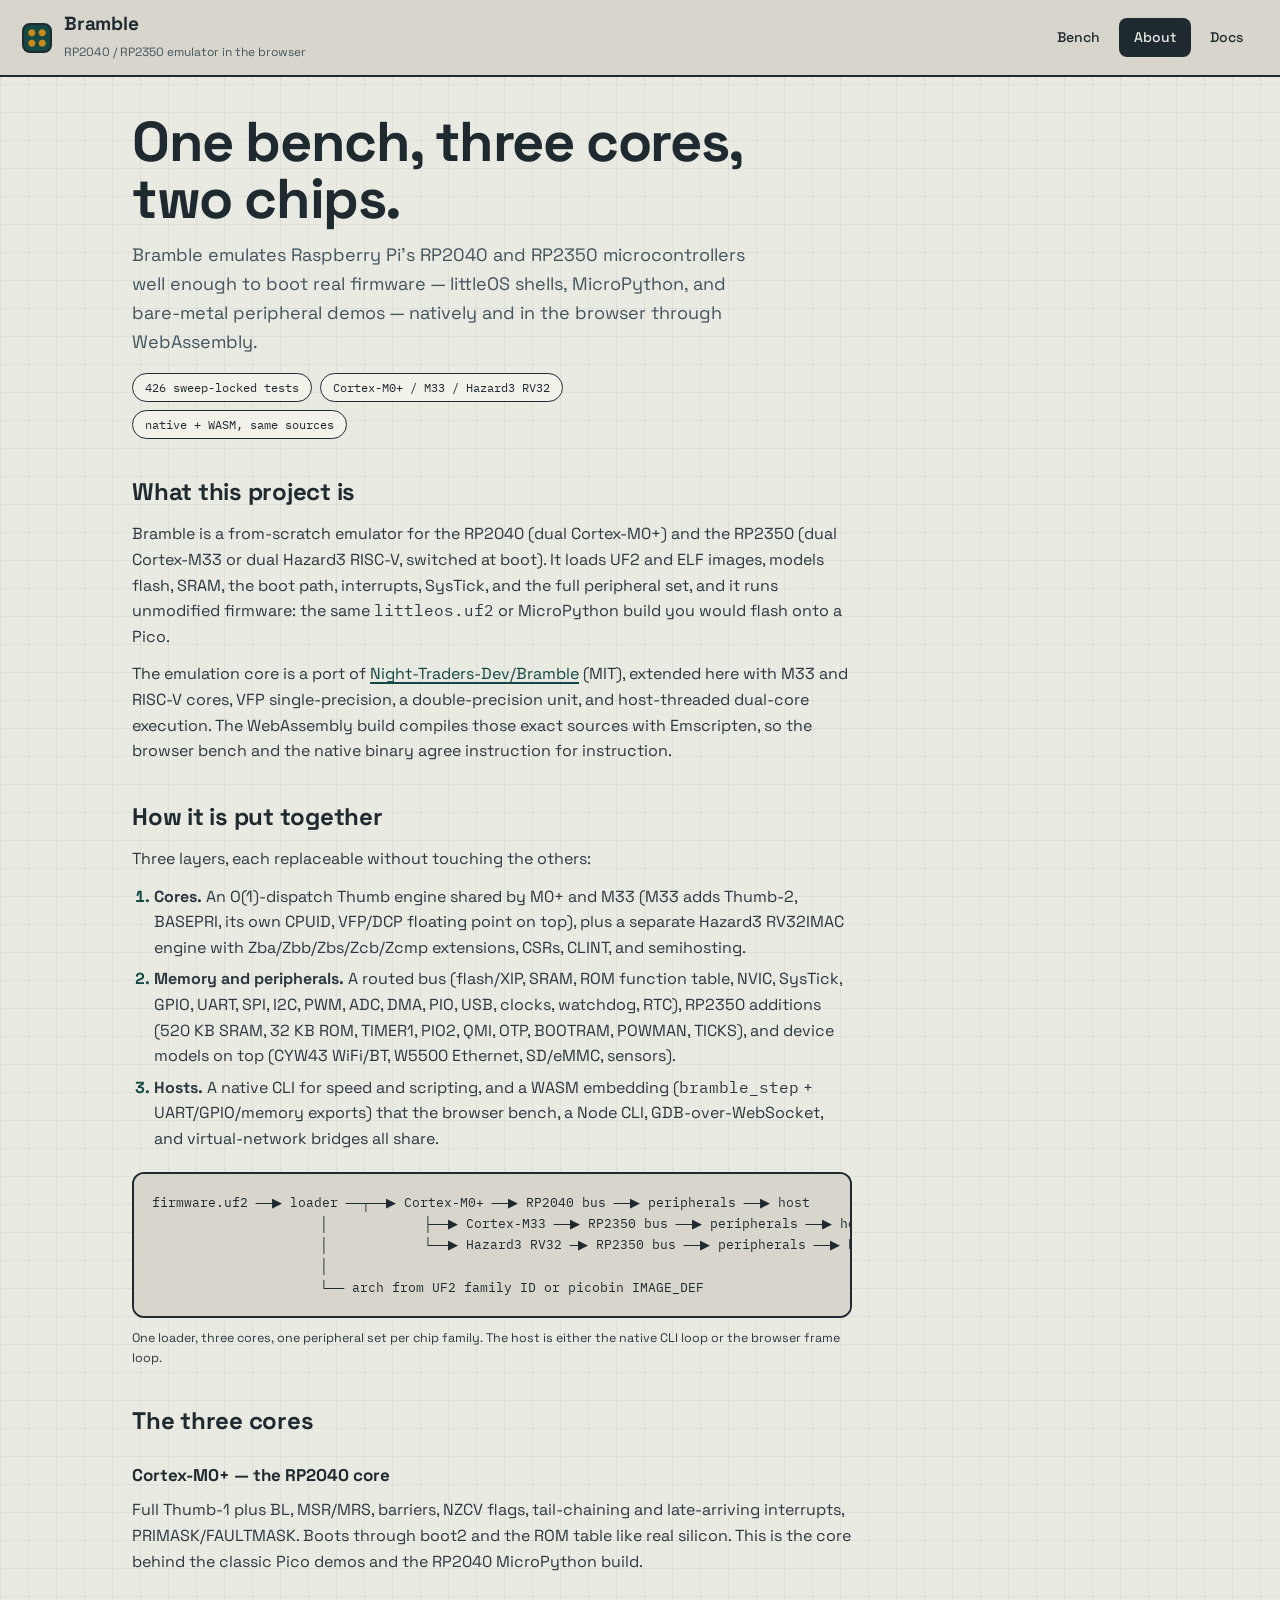
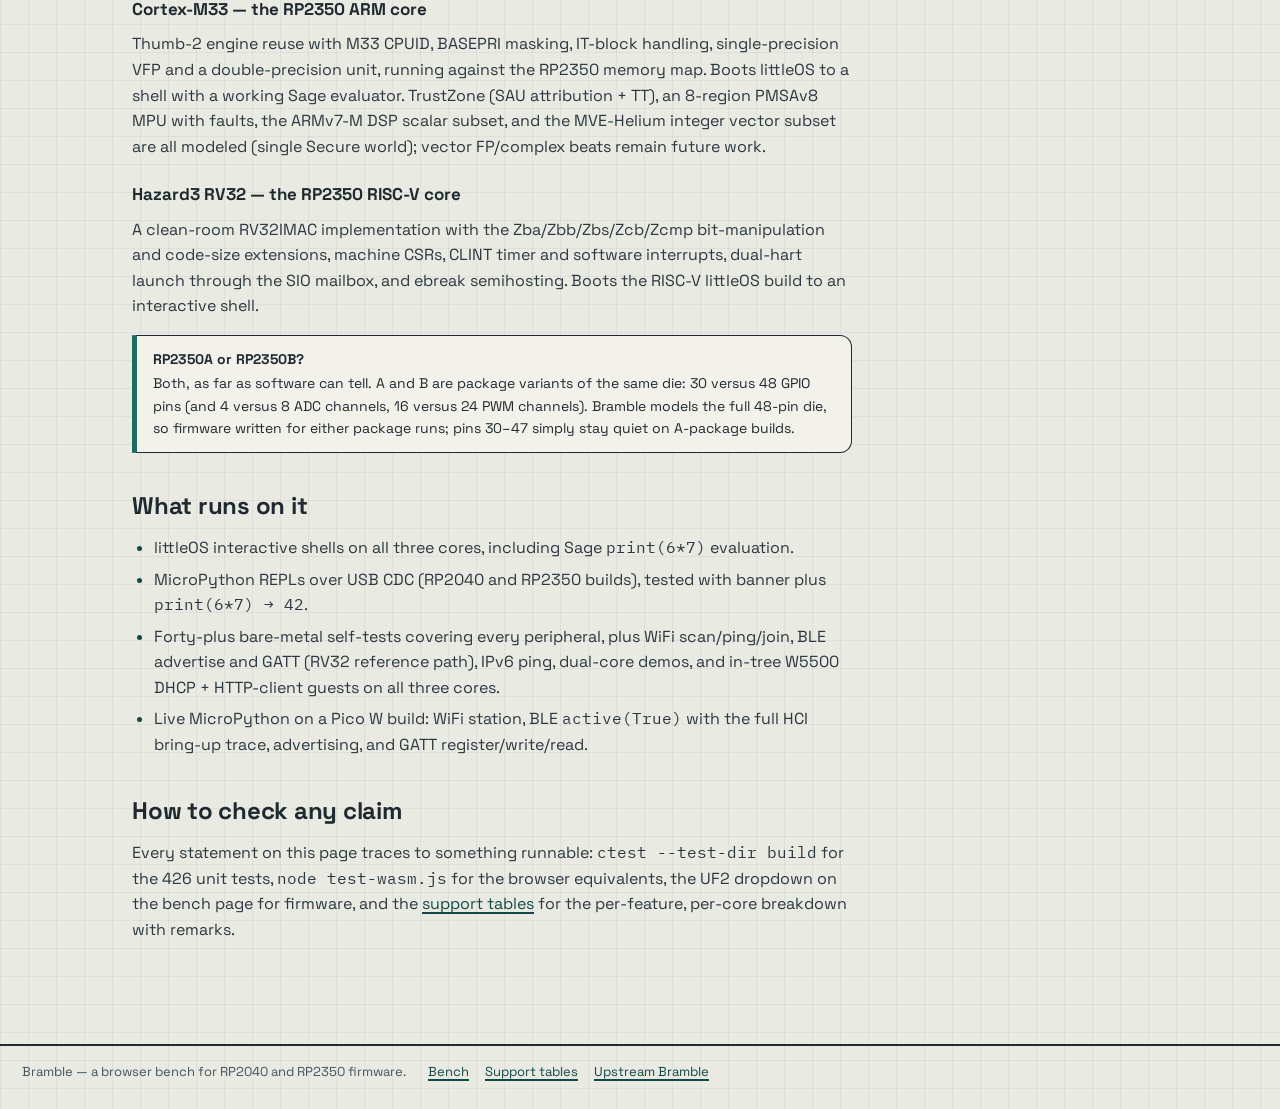
<file: web/about.html>
<!DOCTYPE html>
<html lang="en">
<head>
<meta charset="UTF-8">
<meta name="viewport" content="width=device-width, initial-scale=1.0">
<title>About — Bramble RP2040/RP2350 emulator</title>
<meta name="description" content="What Bramble is, how the emulator is built, and how the three CPU cores map onto RP2040 and RP2350 silicon.">
<link rel="icon" type="image/png" href="./bramble-logo.png">
<link rel="preconnect" href="https://fonts.googleapis.com">
<link rel="preconnect" href="https://fonts.gstatic.com" crossorigin>
<link href="https://fonts.googleapis.com/css2?family=Space+Grotesk:wght@400;500;700&family=IBM+Plex+Mono:wght@400;500&display=swap" rel="stylesheet">
<link rel="stylesheet" href="./site.css">
</head>
<body>

<header class="faceplate">
  <a class="brand" href="./index.html" aria-label="Bramble home">
    <span class="brand-mark" aria-hidden="true"></span>
    <span>
      <span class="brand-name">Bramble</span><br>
      <span class="brand-sub">RP2040 / RP2350 emulator in the browser</span>
    </span>
  </a>
  <nav class="site-nav" aria-label="Site">
    <a href="./index.html">Bench</a>
    <a href="./about.html" aria-current="page">About</a>
    <a href="./docs.html">Docs</a>
  </nav>
</header>

<main class="page">
  <div class="page-hero">
    <h1>One bench, three cores, two chips.</h1>
    <p class="lede">Bramble emulates Raspberry Pi's RP2040 and RP2350 microcontrollers well enough to boot real firmware — littleOS shells, MicroPython, and bare-metal peripheral demos — natively and in the browser through WebAssembly.</p>
    <div class="facts">
      <span class="fact">426 sweep-locked tests</span>
      <span class="fact">Cortex-M0+ / M33 / Hazard3 RV32</span>
      <span class="fact">native + WASM, same sources</span>
    </div>
  </div>

  <div class="prose">
    <h2>What this project is</h2>
    <p>Bramble is a from-scratch emulator for the RP2040 (dual Cortex-M0+) and the RP2350 (dual Cortex-M33 or dual Hazard3 RISC-V, switched at boot). It loads UF2 and ELF images, models flash, SRAM, the boot path, interrupts, SysTick, and the full peripheral set, and it runs unmodified firmware: the same <code>littleos.uf2</code> or MicroPython build you would flash onto a Pico.</p>
    <p>The emulation core is a port of <a href="https://github.com/Night-Traders-Dev/Bramble">Night-Traders-Dev/Bramble</a> (MIT), extended here with M33 and RISC-V cores, VFP single-precision, a double-precision unit, and host-threaded dual-core execution. The WebAssembly build compiles those exact sources with Emscripten, so the browser bench and the native binary agree instruction for instruction.</p>

    <h2>How it is put together</h2>
    <p>Three layers, each replaceable without touching the others:</p>
    <ol>
      <li><strong>Cores.</strong> An O(1)-dispatch Thumb engine shared by M0+ and M33 (M33 adds Thumb-2, BASEPRI, its own CPUID, VFP/DCP floating point on top), plus a separate Hazard3 RV32IMAC engine with Zba/Zbb/Zbs/Zcb/Zcmp extensions, CSRs, CLINT, and semihosting.</li>
      <li><strong>Memory and peripherals.</strong> A routed bus (flash/XIP, SRAM, ROM function table, NVIC, SysTick, GPIO, UART, SPI, I2C, PWM, ADC, DMA, PIO, USB, clocks, watchdog, RTC), RP2350 additions (520&nbsp;KB SRAM, 32&nbsp;KB ROM, TIMER1, PIO2, QMI, OTP, BOOTRAM, POWMAN, TICKS), and device models on top (CYW43 WiFi/BT, W5500 Ethernet, SD/eMMC, sensors).</li>
      <li><strong>Hosts.</strong> A native CLI for speed and scripting, and a WASM embedding (<code>bramble_step</code> + UART/GPIO/memory exports) that the browser bench, a Node CLI, GDB-over-WebSocket, and virtual-network bridges all share.</li>
    </ol>

    <div class="arch-diagram">firmware.uf2 ──▶ loader ──┬──▶ Cortex-M0+ ──▶ RP2040 bus ──▶ peripherals ──▶ host
                     │            ├──▶ Cortex-M33 ──▶ RP2350 bus ──▶ peripherals ──▶ host
                     │            └──▶ Hazard3 RV32 ─▶ RP2350 bus ──▶ peripherals ──▶ host
                     │
                     └── arch from UF2 family ID or picobin IMAGE_DEF</div>
    <p class="diagram-cap">One loader, three cores, one peripheral set per chip family. The host is either the native CLI loop or the browser frame loop.</p>

    <h2>The three cores</h2>
    <h3>Cortex-M0+ — the RP2040 core</h3>
    <p>Full Thumb-1 plus BL, MSR/MRS, barriers, NZCV flags, tail-chaining and late-arriving interrupts, PRIMASK/FAULTMASK. Boots through boot2 and the ROM table like real silicon. This is the core behind the classic Pico demos and the RP2040 MicroPython build.</p>
    <h3>Cortex-M33 — the RP2350 ARM core</h3>
    <p>Thumb-2 engine reuse with M33 CPUID, BASEPRI masking, IT-block handling, single-precision VFP and a double-precision unit, running against the RP2350 memory map. Boots littleOS to a shell with a working Sage evaluator. TrustZone (SAU attribution + TT), an 8-region PMSAv8 MPU with faults, the ARMv7-M DSP scalar subset, and the MVE-Helium integer vector subset are all modeled (single Secure world); vector FP/complex beats remain future work.</p>
    <h3>Hazard3 RV32 — the RP2350 RISC-V core</h3>
    <p>A clean-room RV32IMAC implementation with the Zba/Zbb/Zbs/Zcb/Zcmp bit-manipulation and code-size extensions, machine CSRs, CLINT timer and software interrupts, dual-hart launch through the SIO mailbox, and ebreak semihosting. Boots the RISC-V littleOS build to an interactive shell.</p>

    <div class="callout">
      <strong>RP2350A or RP2350B?</strong>
      Both, as far as software can tell. A and B are package variants of the same die: 30 versus 48 GPIO pins (and 4 versus 8 ADC channels, 16 versus 24 PWM channels). Bramble models the full 48-pin die, so firmware written for either package runs; pins 30–47 simply stay quiet on A-package builds.
    </div>

    <h2>What runs on it</h2>
    <ul>
      <li>littleOS interactive shells on all three cores, including Sage <code>print(6*7)</code> evaluation.</li>
      <li>MicroPython REPLs over USB CDC (RP2040 and RP2350 builds), tested with banner plus <code>print(6*7) → 42</code>.</li>
      <li>Forty-plus bare-metal self-tests covering every peripheral, plus WiFi scan/ping/join, BLE advertise and GATT (RV32 reference path), IPv6 ping, dual-core demos, and in-tree W5500 DHCP + HTTP-client guests on all three cores.</li>
      <li>Live MicroPython on a Pico W build: WiFi station, BLE <code>active(True)</code> with the full HCI bring-up trace, advertising, and GATT register/write/read.</li>
    </ul>

    <h2>How to check any claim</h2>
    <p>Every statement on this page traces to something runnable: <code>ctest --test-dir build</code> for the 426 unit tests, <code>node test-wasm.js</code> for the browser equivalents, the UF2 dropdown on the bench page for firmware, and the <a href="./docs.html">support tables</a> for the per-feature, per-core breakdown with remarks.</p>
  </div>
</main>

<footer class="page-footer">
  <span>Bramble — a browser bench for RP2040 and RP2350 firmware.</span>
  <nav aria-label="Footer">
    <a href="./index.html">Bench</a>
    <a href="./docs.html">Support tables</a>
    <a href="https://github.com/Night-Traders-Dev/Bramble">Upstream Bramble</a>
  </nav>
</footer>

</body>
</html>
</file>
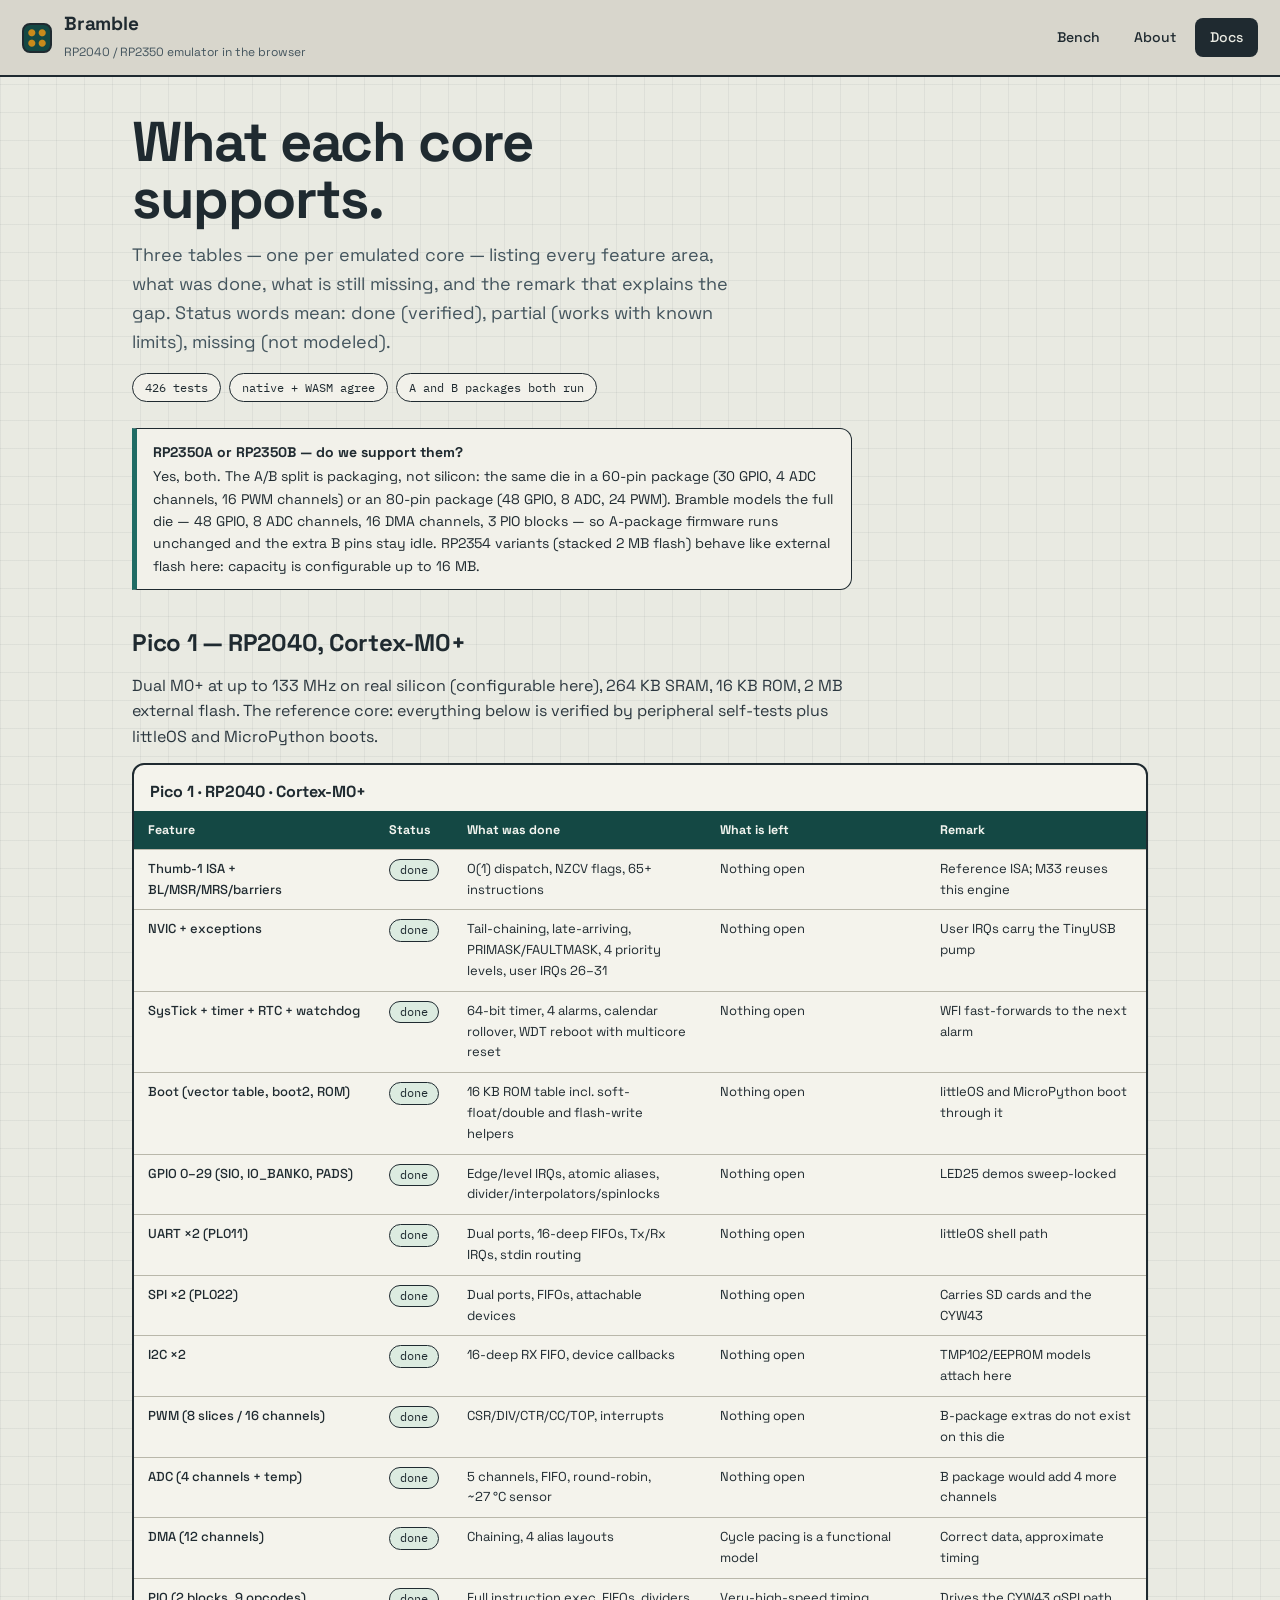
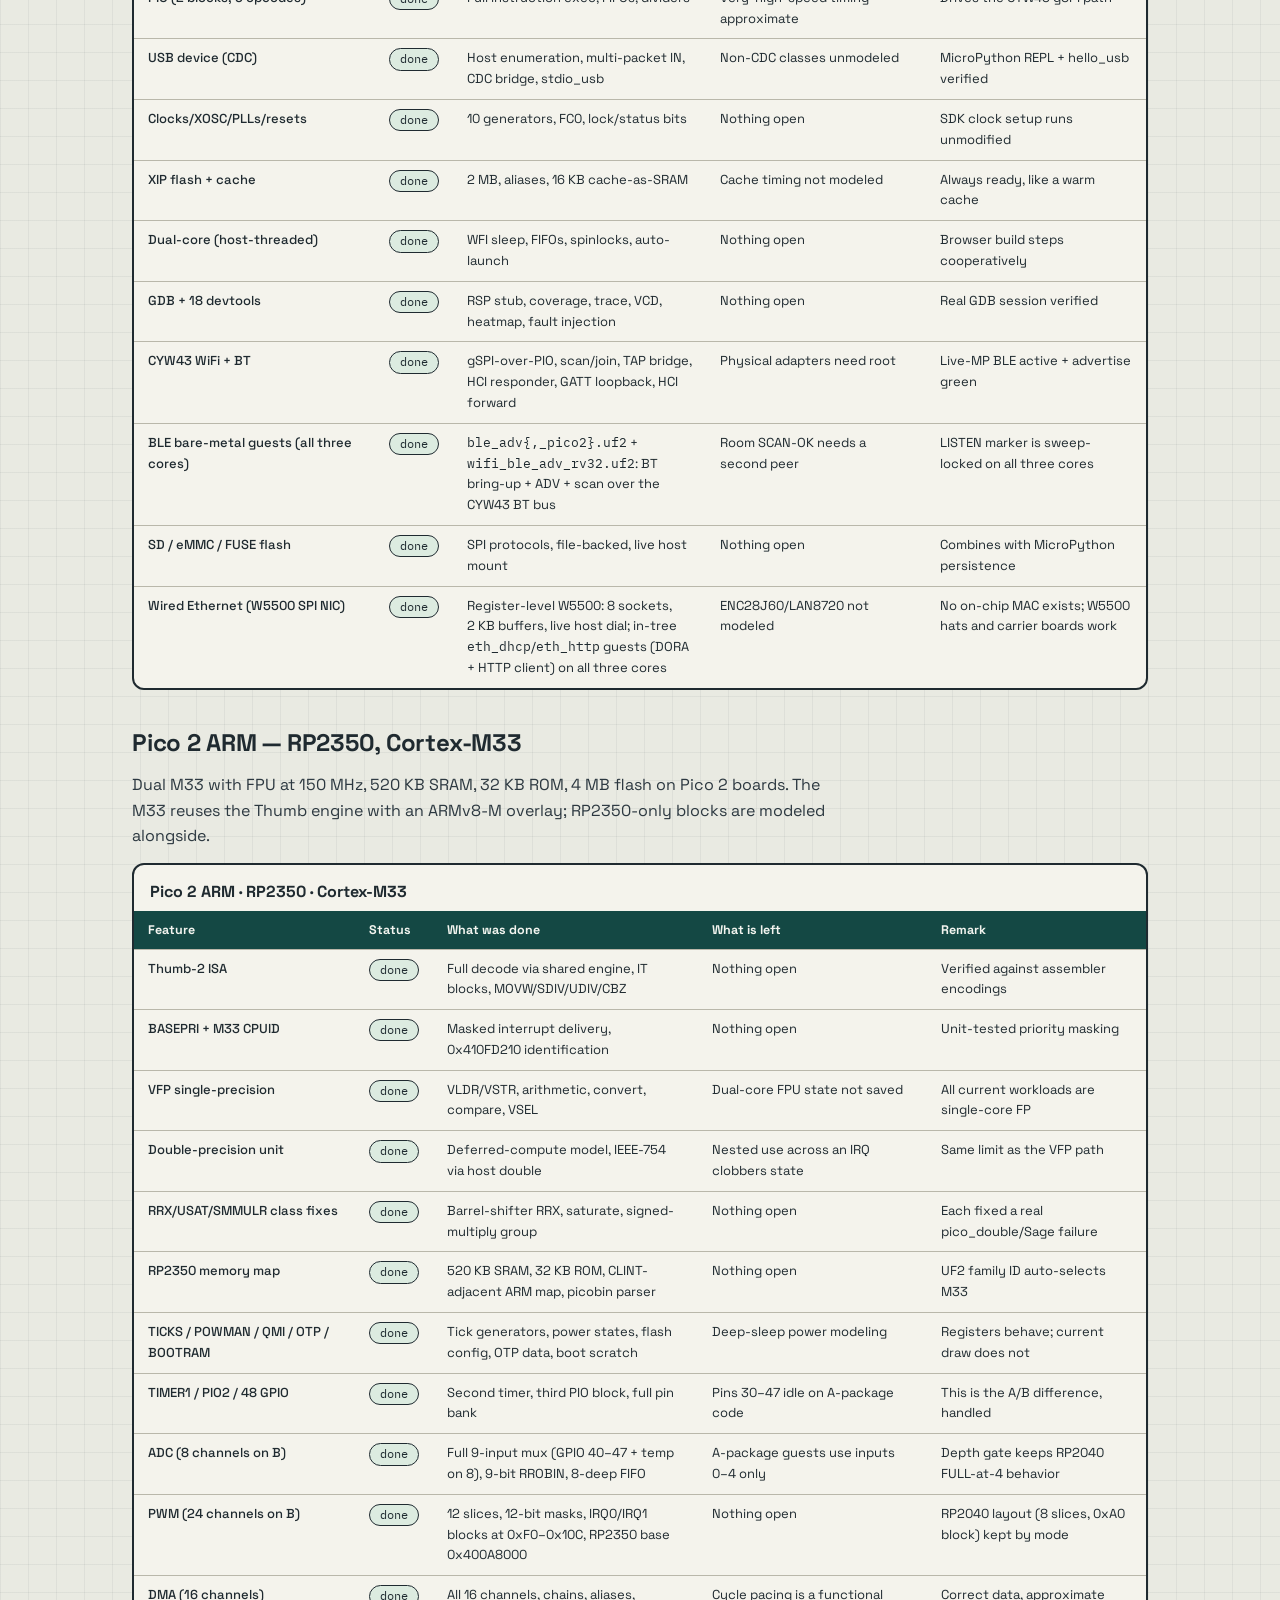
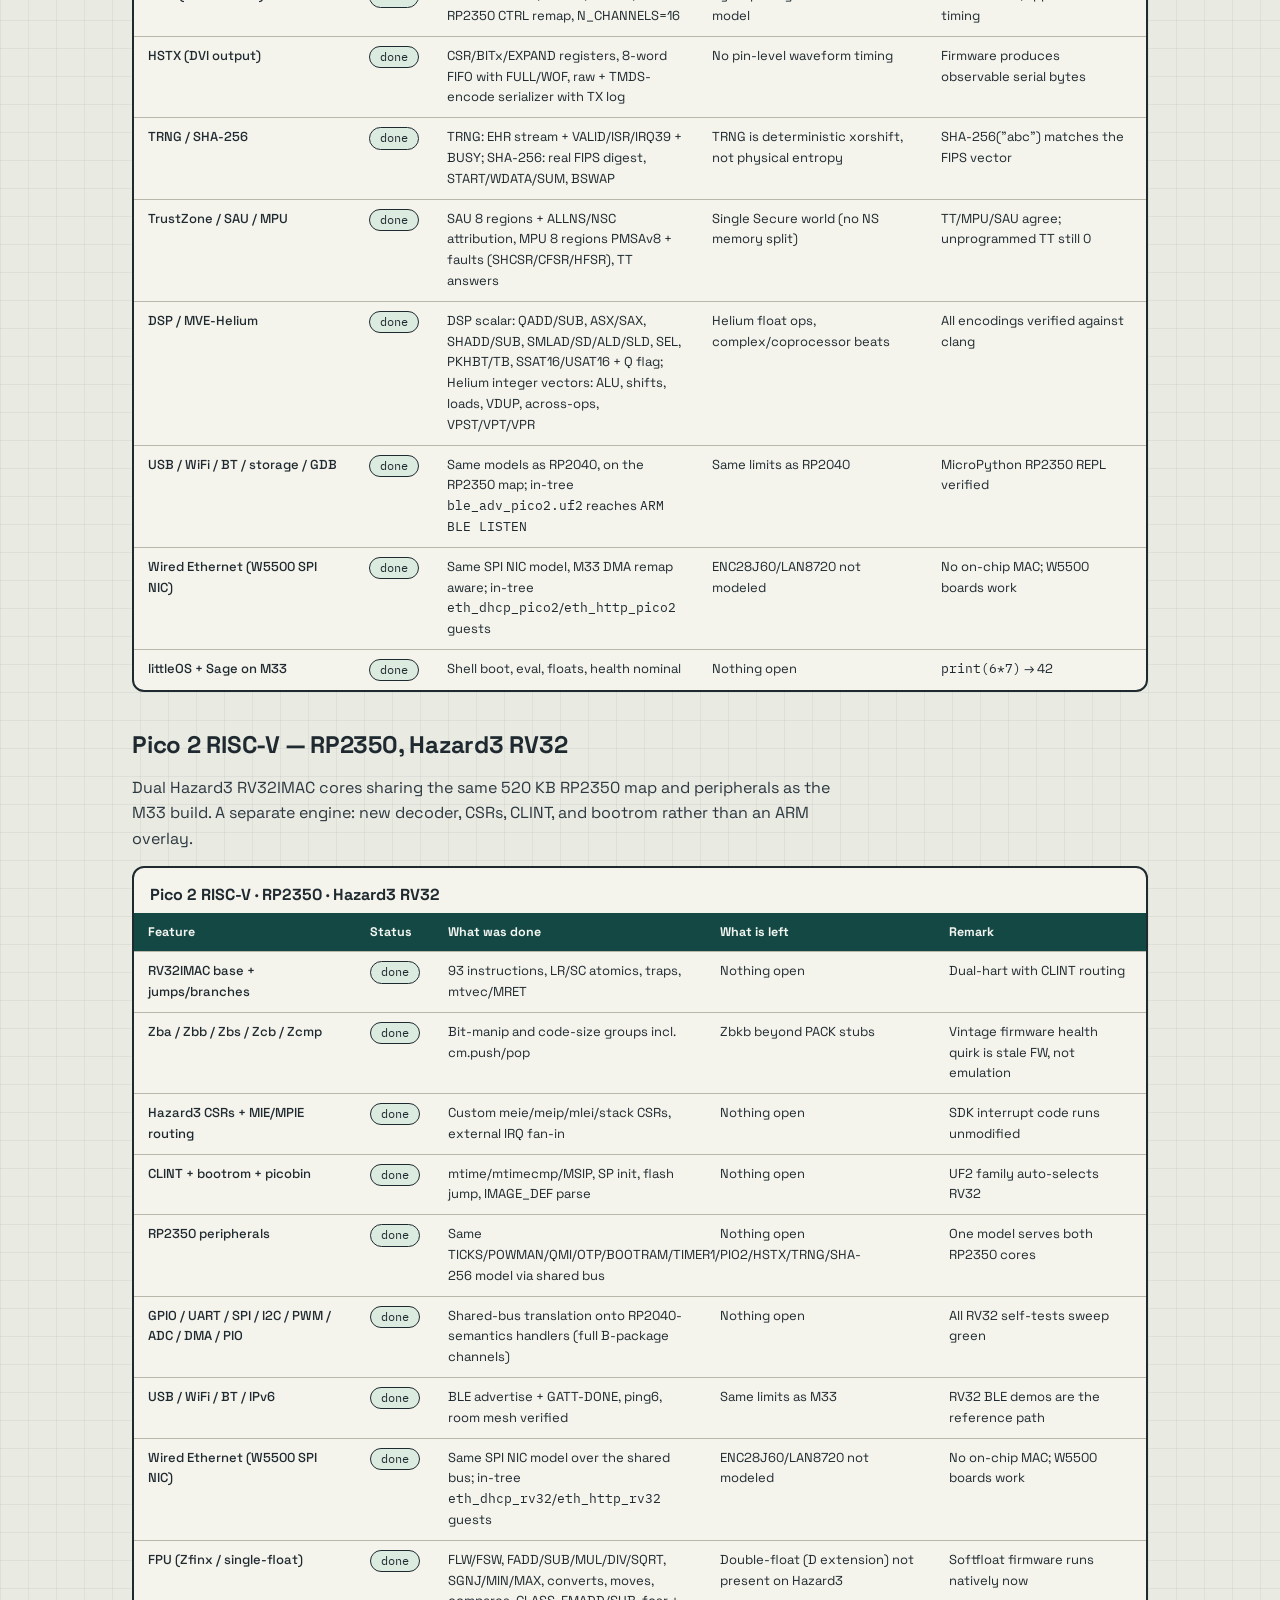
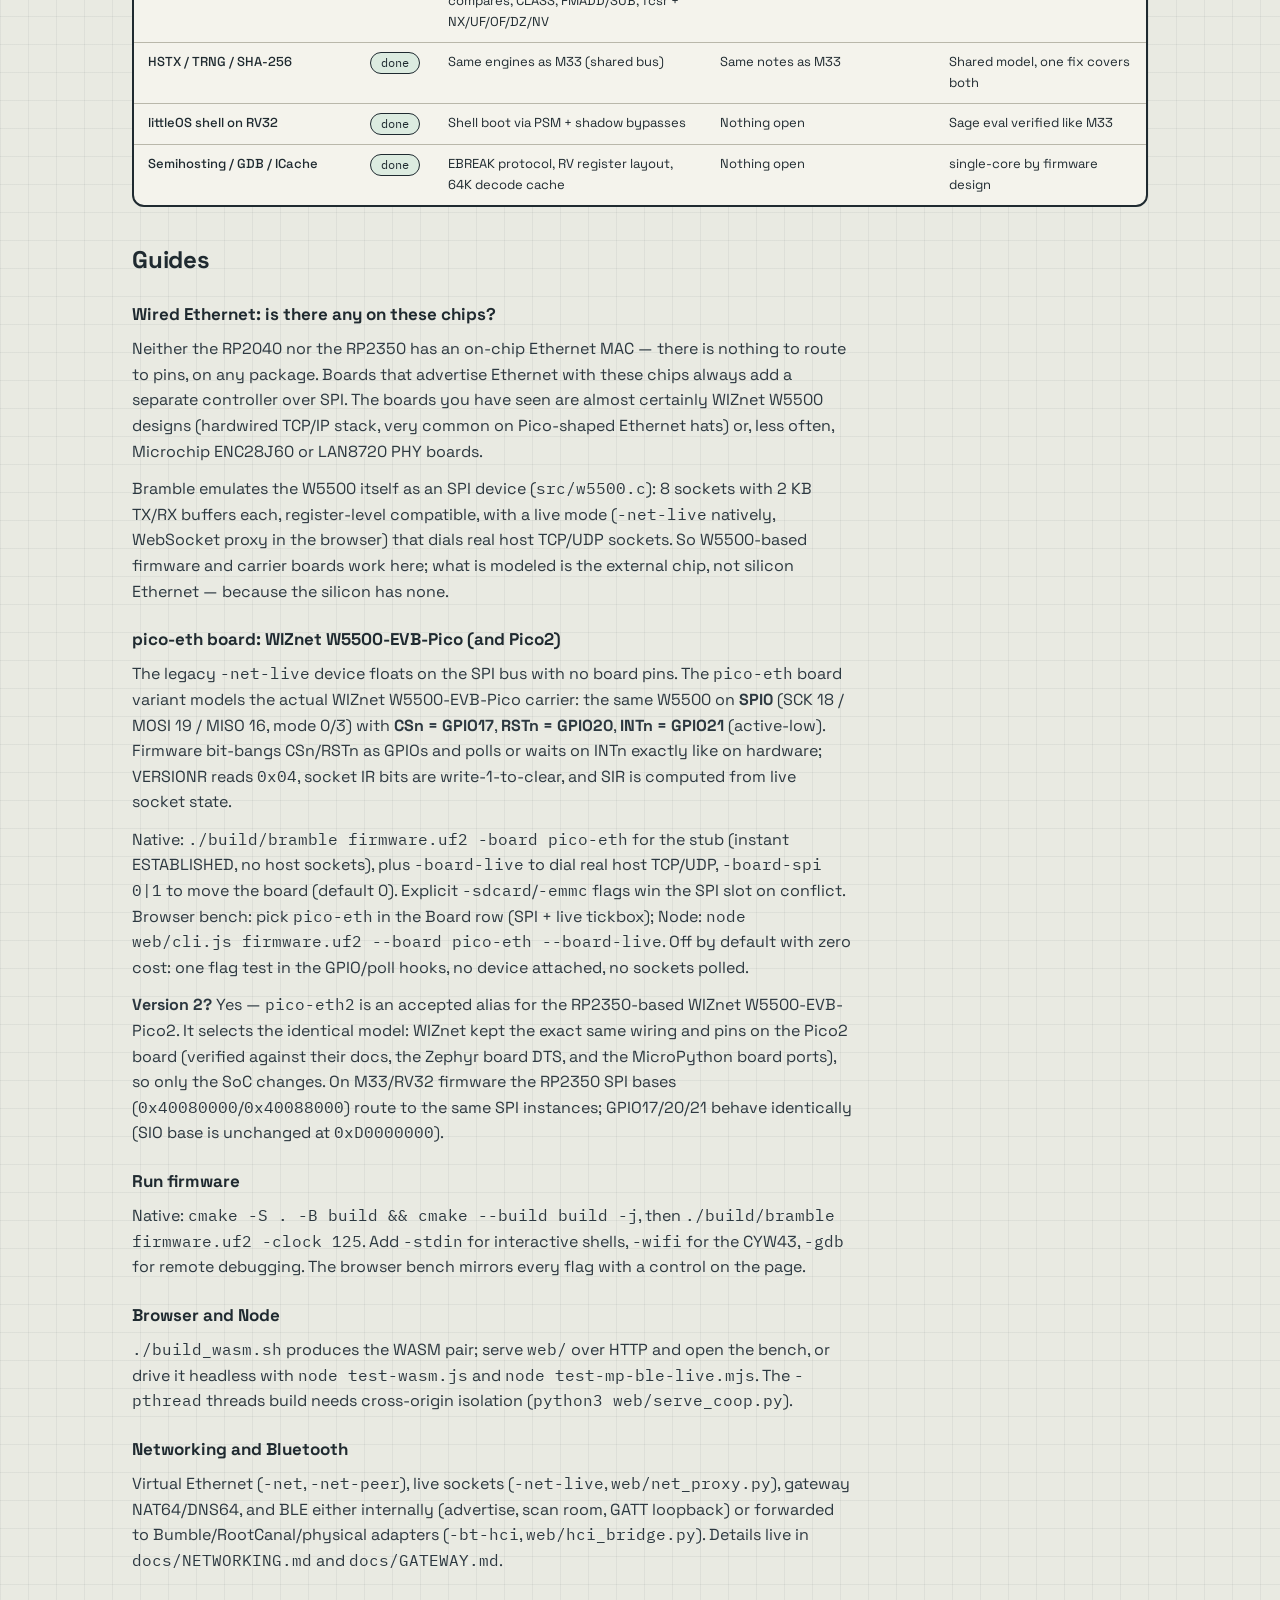
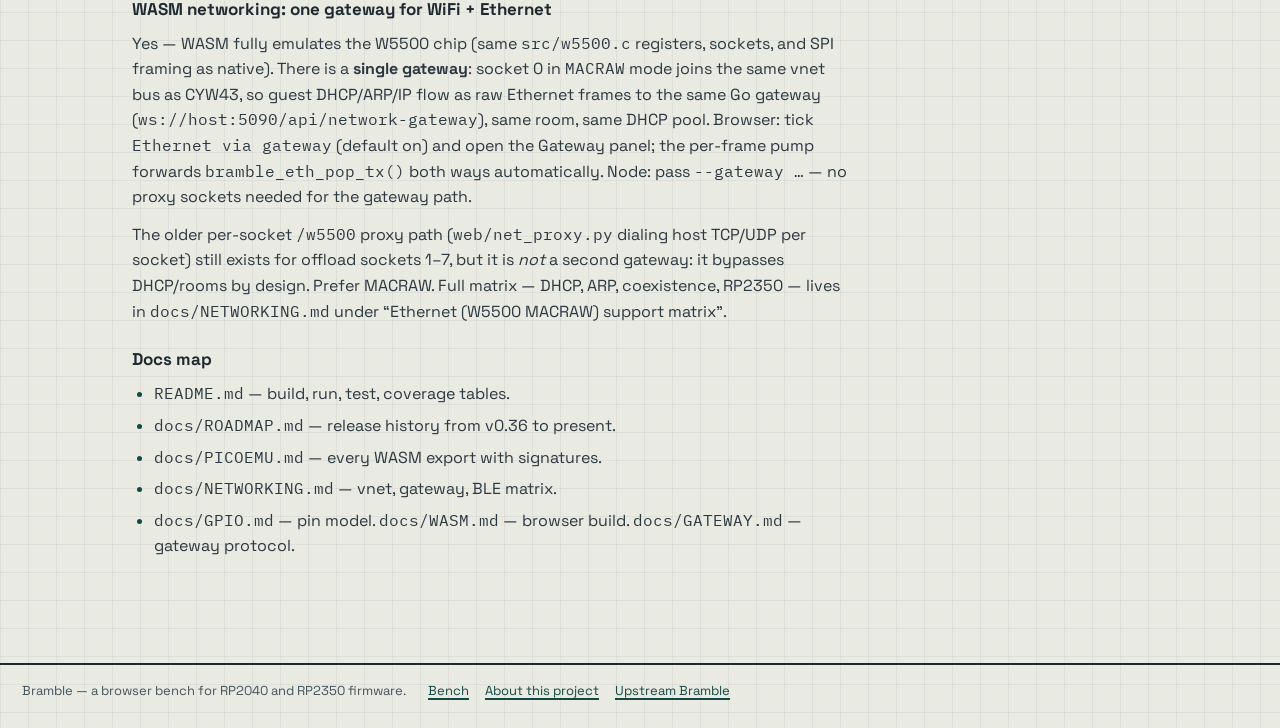
<file: web/docs.html>
<!DOCTYPE html>
<html lang="en">
<head>
<meta charset="UTF-8">
<meta name="viewport" content="width=device-width, initial-scale=1.0">
<title>Docs — Bramble per-core support tables</title>
<meta name="description" content="Feature support tables for RP2040 Cortex-M0+, RP2350 Cortex-M33, and RP2350 Hazard3 RV32 in the Bramble emulator.">
<link rel="icon" type="image/png" href="./bramble-logo.png">
<link rel="preconnect" href="https://fonts.googleapis.com">
<link rel="preconnect" href="https://fonts.gstatic.com" crossorigin>
<link href="https://fonts.googleapis.com/css2?family=Space+Grotesk:wght@400;500;700&family=IBM+Plex+Mono:wght@400;500&display=swap" rel="stylesheet">
<link rel="stylesheet" href="./site.css">
</head>
<body>

<header class="faceplate">
  <a class="brand" href="./index.html" aria-label="Bramble home">
    <span class="brand-mark" aria-hidden="true"></span>
    <span>
      <span class="brand-name">Bramble</span><br>
      <span class="brand-sub">RP2040 / RP2350 emulator in the browser</span>
    </span>
  </a>
  <nav class="site-nav" aria-label="Site">
    <a href="./index.html">Bench</a>
    <a href="./about.html">About</a>
    <a href="./docs.html" aria-current="page">Docs</a>
  </nav>
</header>

<main class="page">
  <div class="page-hero">
    <h1>What each core supports.</h1>
    <p class="lede">Three tables — one per emulated core — listing every feature area, what was done, what is still missing, and the remark that explains the gap. Status words mean: done (verified), partial (works with known limits), missing (not modeled).</p>
    <div class="facts">
      <span class="fact">426 tests</span>
      <span class="fact">native + WASM agree</span>
      <span class="fact">A and B packages both run</span>
    </div>
  </div>

  <div class="prose">
    <div class="callout">
      <strong>RP2350A or RP2350B — do we support them?</strong>
      Yes, both. The A/B split is packaging, not silicon: the same die in a 60-pin package (30 GPIO, 4 ADC channels, 16 PWM channels) or an 80-pin package (48 GPIO, 8 ADC, 24 PWM). Bramble models the full die — 48 GPIO, 8 ADC channels, 16 DMA channels, 3 PIO blocks — so A-package firmware runs unchanged and the extra B pins stay idle. RP2354 variants (stacked 2&nbsp;MB flash) behave like external flash here: capacity is configurable up to 16&nbsp;MB.
    </div>

    <h2>Pico 1 — RP2040, Cortex-M0+</h2>
    <p>Dual M0+ at up to 133&nbsp;MHz on real silicon (configurable here), 264&nbsp;KB SRAM, 16&nbsp;KB ROM, 2&nbsp;MB external flash. The reference core: everything below is verified by peripheral self-tests plus littleOS and MicroPython boots.</p>
  </div>
  <div class="table-scroll" role="region" aria-label="RP2040 Cortex-M0+ support table" tabindex="0">
  <table class="support">
    <caption>Pico 1 · RP2040 · Cortex-M0+</caption>
    <thead><tr><th scope="col">Feature</th><th scope="col">Status</th><th scope="col">What was done</th><th scope="col">What is left</th><th scope="col">Remark</th></tr></thead>
    <tbody>
      <tr><td>Thumb-1 ISA + BL/MSR/MRS/barriers</td><td><span class="pill done">done</span></td><td>O(1) dispatch, NZCV flags, 65+ instructions</td><td>Nothing open</td><td>Reference ISA; M33 reuses this engine</td></tr>
      <tr><td>NVIC + exceptions</td><td><span class="pill done">done</span></td><td>Tail-chaining, late-arriving, PRIMASK/FAULTMASK, 4 priority levels, user IRQs 26–31</td><td>Nothing open</td><td>User IRQs carry the TinyUSB pump</td></tr>
      <tr><td>SysTick + timer + RTC + watchdog</td><td><span class="pill done">done</span></td><td>64-bit timer, 4 alarms, calendar rollover, WDT reboot with multicore reset</td><td>Nothing open</td><td>WFI fast-forwards to the next alarm</td></tr>
      <tr><td>Boot (vector table, boot2, ROM)</td><td><span class="pill done">done</span></td><td>16&nbsp;KB ROM table incl. soft-float/double and flash-write helpers</td><td>Nothing open</td><td>littleOS and MicroPython boot through it</td></tr>
      <tr><td>GPIO 0–29 (SIO, IO_BANK0, PADS)</td><td><span class="pill done">done</span></td><td>Edge/level IRQs, atomic aliases, divider/interpolators/spinlocks</td><td>Nothing open</td><td>LED25 demos sweep-locked</td></tr>
      <tr><td>UART ×2 (PL011)</td><td><span class="pill done">done</span></td><td>Dual ports, 16-deep FIFOs, Tx/Rx IRQs, stdin routing</td><td>Nothing open</td><td>littleOS shell path</td></tr>
      <tr><td>SPI ×2 (PL022)</td><td><span class="pill done">done</span></td><td>Dual ports, FIFOs, attachable devices</td><td>Nothing open</td><td>Carries SD cards and the CYW43</td></tr>
      <tr><td>I2C ×2</td><td><span class="pill done">done</span></td><td>16-deep RX FIFO, device callbacks</td><td>Nothing open</td><td>TMP102/EEPROM models attach here</td></tr>
      <tr><td>PWM (8 slices / 16 channels)</td><td><span class="pill done">done</span></td><td>CSR/DIV/CTR/CC/TOP, interrupts</td><td>Nothing open</td><td>B-package extras do not exist on this die</td></tr>
      <tr><td>ADC (4 channels + temp)</td><td><span class="pill done">done</span></td><td>5 channels, FIFO, round-robin, ~27&nbsp;°C sensor</td><td>Nothing open</td><td>B package would add 4 more channels</td></tr>
      <tr><td>DMA (12 channels)</td><td><span class="pill done">done</span></td><td>Chaining, 4 alias layouts</td><td>Cycle pacing is a functional model</td><td>Correct data, approximate timing</td></tr>
      <tr><td>PIO (2 blocks, 9 opcodes)</td><td><span class="pill done">done</span></td><td>Full instruction exec, FIFOs, dividers</td><td>Very-high-speed timing approximate</td><td>Drives the CYW43 gSPI path</td></tr>
      <tr><td>USB device (CDC)</td><td><span class="pill done">done</span></td><td>Host enumeration, multi-packet IN, CDC bridge, stdio_usb</td><td>Non-CDC classes unmodeled</td><td>MicroPython REPL + hello_usb verified</td></tr>
      <tr><td>Clocks/XOSC/PLLs/resets</td><td><span class="pill done">done</span></td><td>10 generators, FC0, lock/status bits</td><td>Nothing open</td><td>SDK clock setup runs unmodified</td></tr>
      <tr><td>XIP flash + cache</td><td><span class="pill done">done</span></td><td>2&nbsp;MB, aliases, 16&nbsp;KB cache-as-SRAM</td><td>Cache timing not modeled</td><td>Always ready, like a warm cache</td></tr>
      <tr><td>Dual-core (host-threaded)</td><td><span class="pill done">done</span></td><td>WFI sleep, FIFOs, spinlocks, auto-launch</td><td>Nothing open</td><td>Browser build steps cooperatively</td></tr>
      <tr><td>GDB + 18 devtools</td><td><span class="pill done">done</span></td><td>RSP stub, coverage, trace, VCD, heatmap, fault injection</td><td>Nothing open</td><td>Real GDB session verified</td></tr>
      <tr><td>CYW43 WiFi + BT</td><td><span class="pill done">done</span></td><td>gSPI-over-PIO, scan/join, TAP bridge, HCI responder, GATT loopback, HCI forward</td><td>Physical adapters need root</td><td>Live-MP BLE active + advertise green</td></tr>
      <tr><td>BLE bare-metal guests (all three cores)</td><td><span class="pill done">done</span></td><td><code>ble_adv{,_pico2}.uf2</code> + <code>wifi_ble_adv_rv32.uf2</code>: BT bring-up + ADV + scan over the CYW43 BT bus</td><td>Room SCAN-OK needs a second peer</td><td>LISTEN marker is sweep-locked on all three cores</td></tr>
      <tr><td>SD / eMMC / FUSE flash</td><td><span class="pill done">done</span></td><td>SPI protocols, file-backed, live host mount</td><td>Nothing open</td><td>Combines with MicroPython persistence</td></tr>
      <tr><td>Wired Ethernet (W5500 SPI NIC)</td><td><span class="pill done">done</span></td><td>Register-level W5500: 8 sockets, 2&nbsp;KB buffers, live host dial; in-tree <code>eth_dhcp</code>/<code>eth_http</code> guests (DORA + HTTP client) on all three cores</td><td>ENC28J60/LAN8720 not modeled</td><td>No on-chip MAC exists; W5500 hats and carrier boards work</td></tr>
    </tbody>
  </table>
  </div>

  <div class="prose">
    <h2>Pico 2 ARM — RP2350, Cortex-M33</h2>
    <p>Dual M33 with FPU at 150&nbsp;MHz, 520&nbsp;KB SRAM, 32&nbsp;KB ROM, 4&nbsp;MB flash on Pico&nbsp;2 boards. The M33 reuses the Thumb engine with an ARMv8-M overlay; RP2350-only blocks are modeled alongside.</p>
  </div>
  <div class="table-scroll" role="region" aria-label="RP2350 Cortex-M33 support table" tabindex="0">
  <table class="support">
    <caption>Pico 2 ARM · RP2350 · Cortex-M33</caption>
    <thead><tr><th scope="col">Feature</th><th scope="col">Status</th><th scope="col">What was done</th><th scope="col">What is left</th><th scope="col">Remark</th></tr></thead>
    <tbody>
      <tr><td>Thumb-2 ISA</td><td><span class="pill done">done</span></td><td>Full decode via shared engine, IT blocks, MOVW/SDIV/UDIV/CBZ</td><td>Nothing open</td><td>Verified against assembler encodings</td></tr>
      <tr><td>BASEPRI + M33 CPUID</td><td><span class="pill done">done</span></td><td>Masked interrupt delivery, 0x410FD210 identification</td><td>Nothing open</td><td>Unit-tested priority masking</td></tr>
      <tr><td>VFP single-precision</td><td><span class="pill done">done</span></td><td>VLDR/VSTR, arithmetic, convert, compare, VSEL</td><td>Dual-core FPU state not saved</td><td>All current workloads are single-core FP</td></tr>
      <tr><td>Double-precision unit</td><td><span class="pill done">done</span></td><td>Deferred-compute model, IEEE-754 via host double</td><td>Nested use across an IRQ clobbers state</td><td>Same limit as the VFP path</td></tr>
      <tr><td>RRX/USAT/SMMULR class fixes</td><td><span class="pill done">done</span></td><td>Barrel-shifter RRX, saturate, signed-multiply group</td><td>Nothing open</td><td>Each fixed a real pico_double/Sage failure</td></tr>
      <tr><td>RP2350 memory map</td><td><span class="pill done">done</span></td><td>520&nbsp;KB SRAM, 32&nbsp;KB ROM, CLINT-adjacent ARM map, picobin parser</td><td>Nothing open</td><td>UF2 family ID auto-selects M33</td></tr>
      <tr><td>TICKS / POWMAN / QMI / OTP / BOOTRAM</td><td><span class="pill done">done</span></td><td>Tick generators, power states, flash config, OTP data, boot scratch</td><td>Deep-sleep power modeling</td><td>Registers behave; current draw does not</td></tr>
      <tr><td>TIMER1 / PIO2 / 48 GPIO</td><td><span class="pill done">done</span></td><td>Second timer, third PIO block, full pin bank</td><td>Pins 30–47 idle on A-package code</td><td>This is the A/B difference, handled</td></tr>
      <tr><td>ADC (8 channels on B)</td><td><span class="pill done">done</span></td><td>Full 9-input mux (GPIO 40–47 + temp on 8), 9-bit RROBIN, 8-deep FIFO</td><td>A-package guests use inputs 0–4 only</td><td>Depth gate keeps RP2040 FULL-at-4 behavior</td></tr>
      <tr><td>PWM (24 channels on B)</td><td><span class="pill done">done</span></td><td>12 slices, 12-bit masks, IRQ0/IRQ1 blocks at 0xF0–0x10C, RP2350 base 0x400A8000</td><td>Nothing open</td><td>RP2040 layout (8 slices, 0xA0 block) kept by mode</td></tr>
      <tr><td>DMA (16 channels)</td><td><span class="pill done">done</span></td><td>All 16 channels, chains, aliases, RP2350 CTRL remap, N_CHANNELS=16</td><td>Cycle pacing is a functional model</td><td>Correct data, approximate timing</td></tr>
      <tr><td>HSTX (DVI output)</td><td><span class="pill done">done</span></td><td>CSR/BITx/EXPAND registers, 8-word FIFO with FULL/WOF, raw + TMDS-encode serializer with TX log</td><td>No pin-level waveform timing</td><td>Firmware produces observable serial bytes</td></tr>
      <tr><td>TRNG / SHA-256</td><td><span class="pill done">done</span></td><td>TRNG: EHR stream + VALID/ISR/IRQ39 + BUSY; SHA-256: real FIPS digest, START/WDATA/SUM, BSWAP</td><td>TRNG is deterministic xorshift, not physical entropy</td><td>SHA-256("abc") matches the FIPS vector</td></tr>
      <tr><td>TrustZone / SAU / MPU</td><td><span class="pill done">done</span></td><td>SAU 8 regions + ALLNS/NSC attribution, MPU 8 regions PMSAv8 + faults (SHCSR/CFSR/HFSR), TT answers</td><td>Single Secure world (no NS memory split)</td><td>TT/MPU/SAU agree; unprogrammed TT still 0</td></tr>
      <tr><td>DSP / MVE-Helium</td><td><span class="pill done">done</span></td><td>DSP scalar: QADD/SUB, ASX/SAX, SHADD/SUB, SMLAD/SD/ALD/SLD, SEL, PKHBT/TB, SSAT16/USAT16 + Q flag; Helium integer vectors: ALU, shifts, loads, VDUP, across-ops, VPST/VPT/VPR</td><td>Helium float ops, complex/coprocessor beats</td><td>All encodings verified against clang</td></tr>
      <tr><td>USB / WiFi / BT / storage / GDB</td><td><span class="pill done">done</span></td><td>Same models as RP2040, on the RP2350 map; in-tree <code>ble_adv_pico2.uf2</code> reaches <code>ARM BLE LISTEN</code></td><td>Same limits as RP2040</td><td>MicroPython RP2350 REPL verified</td></tr>
      <tr><td>Wired Ethernet (W5500 SPI NIC)</td><td><span class="pill done">done</span></td><td>Same SPI NIC model, M33 DMA remap aware; in-tree <code>eth_dhcp_pico2</code>/<code>eth_http_pico2</code> guests</td><td>ENC28J60/LAN8720 not modeled</td><td>No on-chip MAC; W5500 boards work</td></tr>
      <tr><td>littleOS + Sage on M33</td><td><span class="pill done">done</span></td><td>Shell boot, eval, floats, health nominal</td><td>Nothing open</td><td><code>print(6*7)</code> → 42</td></tr>
    </tbody>
  </table>
  </div>

  <div class="prose">
    <h2>Pico 2 RISC-V — RP2350, Hazard3 RV32</h2>
    <p>Dual Hazard3 RV32IMAC cores sharing the same 520&nbsp;KB RP2350 map and peripherals as the M33 build. A separate engine: new decoder, CSRs, CLINT, and bootrom rather than an ARM overlay.</p>
  </div>
  <div class="table-scroll" role="region" aria-label="RP2350 Hazard3 RV32 support table" tabindex="0">
  <table class="support">
    <caption>Pico 2 RISC-V · RP2350 · Hazard3 RV32</caption>
    <thead><tr><th scope="col">Feature</th><th scope="col">Status</th><th scope="col">What was done</th><th scope="col">What is left</th><th scope="col">Remark</th></tr></thead>
    <tbody>
      <tr><td>RV32IMAC base + jumps/branches</td><td><span class="pill done">done</span></td><td>93 instructions, LR/SC atomics, traps, mtvec/MRET</td><td>Nothing open</td><td>Dual-hart with CLINT routing</td></tr>
      <tr><td>Zba / Zbb / Zbs / Zcb / Zcmp</td><td><span class="pill done">done</span></td><td>Bit-manip and code-size groups incl. cm.push/pop</td><td>Zbkb beyond PACK stubs</td><td>Vintage firmware health quirk is stale FW, not emulation</td></tr>
      <tr><td>Hazard3 CSRs + MIE/MPIE routing</td><td><span class="pill done">done</span></td><td>Custom meie/meip/mlei/stack CSRs, external IRQ fan-in</td><td>Nothing open</td><td>SDK interrupt code runs unmodified</td></tr>
      <tr><td>CLINT + bootrom + picobin</td><td><span class="pill done">done</span></td><td>mtime/mtimecmp/MSIP, SP init, flash jump, IMAGE_DEF parse</td><td>Nothing open</td><td>UF2 family auto-selects RV32</td></tr>
      <tr><td>RP2350 peripherals</td><td><span class="pill done">done</span></td><td>Same TICKS/POWMAN/QMI/OTP/BOOTRAM/TIMER1/PIO2/HSTX/TRNG/SHA-256 model via shared bus</td><td>Nothing open</td><td>One model serves both RP2350 cores</td></tr>
      <tr><td>GPIO / UART / SPI / I2C / PWM / ADC / DMA / PIO</td><td><span class="pill done">done</span></td><td>Shared-bus translation onto RP2040-semantics handlers (full B-package channels)</td><td>Nothing open</td><td>All RV32 self-tests sweep green</td></tr>
      <tr><td>USB / WiFi / BT / IPv6</td><td><span class="pill done">done</span></td><td>BLE advertise + GATT-DONE, ping6, room mesh verified</td><td>Same limits as M33</td><td>RV32 BLE demos are the reference path</td></tr>
      <tr><td>Wired Ethernet (W5500 SPI NIC)</td><td><span class="pill done">done</span></td><td>Same SPI NIC model over the shared bus; in-tree <code>eth_dhcp_rv32</code>/<code>eth_http_rv32</code> guests</td><td>ENC28J60/LAN8720 not modeled</td><td>No on-chip MAC; W5500 boards work</td></tr>
      <tr><td>FPU (Zfinx / single-float)</td><td><span class="pill done">done</span></td><td>FLW/FSW, FADD/SUB/MUL/DIV/SQRT, SGNJ/MIN/MAX, converts, moves, compares, CLASS, FMADD/SUB, fcsr + NX/UF/OF/DZ/NV</td><td>Double-float (D extension) not present on Hazard3</td><td>Softfloat firmware runs natively now</td></tr>
      <tr><td>HSTX / TRNG / SHA-256</td><td><span class="pill done">done</span></td><td>Same engines as M33 (shared bus)</td><td>Same notes as M33</td><td>Shared model, one fix covers both</td></tr>
      <tr><td>littleOS shell on RV32</td><td><span class="pill done">done</span></td><td>Shell boot via PSM + shadow bypasses</td><td>Nothing open</td><td>Sage eval verified like M33</td></tr>
      <tr><td>Semihosting / GDB / ICache</td><td><span class="pill done">done</span></td><td>EBREAK protocol, RV register layout, 64K decode cache</td><td>Nothing open</td><td>single-core by firmware design</td></tr>
    </tbody>
  </table>
  </div>

  <div class="prose">
    <h2>Guides</h2>
    <h3>Wired Ethernet: is there any on these chips?</h3>
    <p>Neither the RP2040 nor the RP2350 has an on-chip Ethernet MAC — there is nothing to route to pins, on any package. Boards that advertise Ethernet with these chips always add a separate controller over SPI. The boards you have seen are almost certainly WIZnet W5500 designs (hardwired TCP/IP stack, very common on Pico-shaped Ethernet hats) or, less often, Microchip ENC28J60 or LAN8720 PHY boards.</p>
    <p>Bramble emulates the W5500 itself as an SPI device (<code>src/w5500.c</code>): 8 sockets with 2&nbsp;KB TX/RX buffers each, register-level compatible, with a live mode (<code>-net-live</code> natively, WebSocket proxy in the browser) that dials real host TCP/UDP sockets. So W5500-based firmware and carrier boards work here; what is modeled is the external chip, not silicon Ethernet — because the silicon has none.</p>
    <h3>pico-eth board: WIZnet W5500-EVB-Pico (and Pico2)</h3>
    <p>The legacy <code>-net-live</code> device floats on the SPI bus with no board pins. The <code>pico-eth</code> board variant models the actual WIZnet W5500-EVB-Pico carrier: the same W5500 on <strong>SPI0</strong> (SCK&nbsp;18 / MOSI&nbsp;19 / MISO&nbsp;16, mode&nbsp;0/3) with <strong>CSn&nbsp;=&nbsp;GPIO17</strong>, <strong>RSTn&nbsp;=&nbsp;GPIO20</strong>, <strong>INTn&nbsp;=&nbsp;GPIO21</strong> (active-low). Firmware bit-bangs CSn/RSTn as GPIOs and polls or waits on INTn exactly like on hardware; VERSIONR reads <code>0x04</code>, socket IR bits are write-1-to-clear, and SIR is computed from live socket state.</p>
    <p>Native: <code>./build/bramble firmware.uf2 -board pico-eth</code> for the stub (instant ESTABLISHED, no host sockets), plus <code>-board-live</code> to dial real host TCP/UDP, <code>-board-spi 0|1</code> to move the board (default&nbsp;0). Explicit <code>-sdcard</code>/<code>-emmc</code> flags win the SPI slot on conflict. Browser bench: pick <code>pico-eth</code> in the Board row (SPI + live tickbox); Node: <code>node web/cli.js firmware.uf2 --board pico-eth --board-live</code>. Off by default with zero cost: one flag test in the GPIO/poll hooks, no device attached, no sockets polled.</p>
    <p><strong>Version 2?</strong> Yes — <code>pico-eth2</code> is an accepted alias for the RP2350-based WIZnet W5500-EVB-Pico2. It selects the identical model: WIZnet kept the exact same wiring and pins on the Pico2 board (verified against their docs, the Zephyr board DTS, and the MicroPython board ports), so only the SoC changes. On M33/RV32 firmware the RP2350 SPI bases (<code>0x40080000</code>/<code>0x40088000</code>) route to the same SPI instances; GPIO17/20/21 behave identically (SIO base is unchanged at <code>0xD0000000</code>).</p>
    <h3>Run firmware</h3>
    <p>Native: <code>cmake -S . -B build &amp;&amp; cmake --build build -j</code>, then <code>./build/bramble firmware.uf2 -clock 125</code>. Add <code>-stdin</code> for interactive shells, <code>-wifi</code> for the CYW43, <code>-gdb</code> for remote debugging. The browser bench mirrors every flag with a control on the page.</p>
    <h3>Browser and Node</h3>
    <p><code>./build_wasm.sh</code> produces the WASM pair; serve <code>web/</code> over HTTP and open the bench, or drive it headless with <code>node test-wasm.js</code> and <code>node test-mp-ble-live.mjs</code>. The <code>-pthread</code> threads build needs cross-origin isolation (<code>python3 web/serve_coop.py</code>).</p>
    <h3>Networking and Bluetooth</h3>
    <p>Virtual Ethernet (<code>-net</code>, <code>-net-peer</code>), live sockets (<code>-net-live</code>, <code>web/net_proxy.py</code>), gateway NAT64/DNS64, and BLE either internally (advertise, scan room, GATT loopback) or forwarded to Bumble/RootCanal/physical adapters (<code>-bt-hci</code>, <code>web/hci_bridge.py</code>). Details live in <code>docs/NETWORKING.md</code> and <code>docs/GATEWAY.md</code>.</p>
    <h3>WASM networking: one gateway for WiFi + Ethernet</h3>
    <p>Yes — WASM fully emulates the W5500 chip (same <code>src/w5500.c</code> registers, sockets, and SPI framing as native). There is a <strong>single gateway</strong>: socket&nbsp;0 in <code>MACRAW</code> mode joins the same vnet bus as CYW43, so guest DHCP/ARP/IP flow as raw Ethernet frames to the same Go gateway (<code>ws://host:5090/api/network-gateway</code>), same room, same DHCP pool. Browser: tick <code>Ethernet via gateway</code> (default on) and open the Gateway panel; the per-frame pump forwards <code>bramble_eth_pop_tx()</code> both ways automatically. Node: pass <code>--gateway …</code> — no proxy sockets needed for the gateway path.</p>
    <p>The older per-socket <code>/w5500</code> proxy path (<code>web/net_proxy.py</code> dialing host TCP/UDP per socket) still exists for offload sockets&nbsp;1–7, but it is <em>not</em> a second gateway: it bypasses DHCP/rooms by design. Prefer MACRAW. Full matrix — DHCP, ARP, coexistence, RP2350 — lives in <code>docs/NETWORKING.md</code> under “Ethernet (W5500 MACRAW) support matrix”.</p>
    <h3>Docs map</h3>
    <ul>
      <li><code>README.md</code> — build, run, test, coverage tables.</li>
      <li><code>docs/ROADMAP.md</code> — release history from v0.36 to present.</li>
      <li><code>docs/PICOEMU.md</code> — every WASM export with signatures.</li>
      <li><code>docs/NETWORKING.md</code> — vnet, gateway, BLE matrix.</li>
      <li><code>docs/GPIO.md</code> — pin model. <code>docs/WASM.md</code> — browser build. <code>docs/GATEWAY.md</code> — gateway protocol.</li>
    </ul>
  </div>
</main>

<footer class="page-footer">
  <span>Bramble — a browser bench for RP2040 and RP2350 firmware.</span>
  <nav aria-label="Footer">
    <a href="./index.html">Bench</a>
    <a href="./about.html">About this project</a>
    <a href="https://github.com/Night-Traders-Dev/Bramble">Upstream Bramble</a>
  </nav>
</footer>

</body>
</html>
</file>
<file: web/site.css>
/* Bramble site design system — "bench instrument" theme.
 * Subject: a browser emulator for RP2040/RP2350 silicon. The visual
 * language comes from the lab bench, not from marketing SaaS:
 * instrument chassis, VFD display well, and a 2x20 Pico pin header.
 *
 * Tokens
 *   --paper    cool lab gray-green page (deliberately cool, not warm cream)
 *   --ink      deep slate ink for prose (not pure black)
 *   --chassis  instrument faceplate gray
 *   --well     deep green-black VFD well (displays only, never page bg)
 *   --solder   solder-mask teal, primary accent
 *   --copper   copper, reserved for live/active states only
 *   --amber    signal amber for LEDs and warnings
 *   --line     warm-gray hairline
 * Type: Space Grotesk (prose/display) + IBM Plex Mono (machine data only).
 * Radii vary by hierarchy: controls 8px, panels 12px, display well 16px.
 * No global soft card shadows; wells get an inset shadow instead.
 */
:root {
  --paper: #e9eae2;
  --paper-deep: #dfe0d6;
  --ink: #1f2a30;
  --ink-soft: #43545d;
  --chassis: #d8d6cc;
  --well: #14201f;
  --well-ink: #cfe3d4;
  --solder: #1f6b64;
  --solder-deep: #144844;
  --copper: #a85b2a;
  --amber: #c98a1b;
  --danger: #a33b2e;
  --line: #b9b7aa;
  --grid: rgba(31, 42, 48, 0.055);
  --radius-control: 8px;
  --radius-panel: 12px;
  --radius-well: 16px;
  --font-prose: "Space Grotesk", "Avenir Next", "Segoe UI", system-ui, sans-serif;
  --font-data: "IBM Plex Mono", "SFMono-Regular", Menlo, Consolas, monospace;
}

* { margin: 0; padding: 0; box-sizing: border-box; }

html {
  -webkit-text-size-adjust: 100%;
  scroll-behavior: smooth;
}

body {
  font-family: var(--font-prose);
  background: var(--paper);
  background-image:
    linear-gradient(var(--grid) 1px, transparent 1px),
    linear-gradient(90deg, var(--grid) 1px, transparent 1px);
  background-size: 28px 28px;
  color: var(--ink);
  line-height: 1.6;
  min-height: 100vh;
  display: flex;
  flex-direction: column;
}

::selection { background: var(--solder); color: #fff; }

:focus-visible {
  outline: 3px solid var(--solder);
  outline-offset: 2px;
  border-radius: 4px;
}

a { color: var(--solder-deep); text-decoration-thickness: 1.5px; text-underline-offset: 3px; }
a:hover { color: var(--copper); }

code, pre, .mono, select, input, button {
  font-family: var(--font-data);
}

/* ---------- Faceplate header ---------- */
.faceplate {
  background: var(--chassis);
  border-bottom: 2px solid var(--ink);
  padding: 12px 22px;
  display: flex;
  align-items: center;
  gap: 18px;
  flex-wrap: wrap;
  position: sticky;
  top: 0;
  z-index: 20;
}

.brand { display: flex; align-items: center; gap: 12px; text-decoration: none; color: var(--ink); }
.brand-mark {
  width: 30px; height: 30px; border-radius: 8px; flex: none;
  background:
    radial-gradient(circle at 30% 30%, var(--amber) 0 3px, transparent 4px),
    radial-gradient(circle at 70% 30%, var(--amber) 0 3px, transparent 4px),
    radial-gradient(circle at 30% 70%, var(--amber) 0 3px, transparent 4px),
    radial-gradient(circle at 70% 70%, var(--amber) 0 3px, transparent 4px),
    var(--solder-deep);
  border: 2px solid var(--ink);
}
.brand-name { font-weight: 700; font-size: 19px; letter-spacing: -0.01em; line-height: 1.1; }
.brand-sub { font-size: 12px; color: var(--ink-soft); line-height: 1.3; }

.site-nav { display: flex; gap: 4px; margin-left: auto; }
.site-nav a {
  text-decoration: none; color: var(--ink); font-weight: 500; font-size: 14px;
  padding: 7px 14px; border-radius: var(--radius-control);
  border: 1.5px solid transparent;
}
.site-nav a:hover { border-color: var(--ink); color: var(--ink); }
.site-nav a[aria-current="page"] { background: var(--ink); color: var(--paper); }

.status-cluster { display: flex; align-items: center; gap: 8px; font-size: 12px; color: var(--ink-soft); }
.status-led { width: 10px; height: 10px; border-radius: 50%; background: #8a8a80; border: 1.5px solid var(--ink); flex: none; }
.status-led.live { background: var(--amber); }
.status { font-family: var(--font-data); font-size: 12px; }

/* ---------- Bench layout (demo) ---------- */
.bench {
  display: grid;
  grid-template-columns: 330px minmax(0, 1fr);
  gap: 18px;
  padding: 18px 22px 8px;
  flex: 1;
  min-height: 0;
  max-width: 1440px;
  width: 100%;
  margin: 0 auto;
  align-items: start;
}

.rail { display: flex; flex-direction: column; gap: 14px; min-width: 0; }
.stage { display: flex; flex-direction: column; gap: 14px; min-width: 0; }

.panel {
  background: var(--chassis);
  border: 1.5px solid var(--ink);
  border-radius: var(--radius-panel);
  padding: 14px;
}
.panel > h2, .panel > h3 {
  font-size: 15px; font-weight: 700; letter-spacing: 0; margin-bottom: 10px;
}
.panel p, .panel li { font-size: 13px; color: var(--ink-soft); }
.panel table { font-size: 12px; }

/* Controls read as instrument knobs: square-ish, high contrast on press */
.btn {
  background: #f2f1ea; color: var(--ink);
  border: 1.5px solid var(--ink); border-radius: var(--radius-control);
  padding: 7px 14px; cursor: pointer; font-size: 13px; font-weight: 500;
}
.btn:hover { background: var(--solder); border-color: var(--solder-deep); color: #fff; }
.btn:active { transform: translateY(1px); }
.btn:disabled { opacity: 0.4; cursor: not-allowed; }
.btn.primary { background: var(--solder-deep); border-color: var(--solder-deep); color: #fff; }
.btn.primary:hover { background: var(--solder); }
.btn-row { display: flex; gap: 8px; flex-wrap: wrap; }

select, input[type="text"], input:not([type]) {
  background: #f4f3ec; color: var(--ink);
  border: 1.5px solid var(--ink); border-radius: var(--radius-control);
  padding: 6px 8px; font-size: 12px; max-width: 100%;
}
label { font-size: 12px; }

/* Serial well: the one memorable element — a VFD-style inset display */
.serial-shell {
  background: var(--well);
  border: 2px solid var(--ink);
  border-radius: var(--radius-well);
  overflow: hidden;
  box-shadow: inset 0 2px 18px rgba(0, 0, 0, 0.55);
}
.serial-bar {
  display: flex; justify-content: space-between; align-items: center;
  padding: 10px 16px; border-bottom: 1px solid rgba(207, 227, 212, 0.22);
  color: var(--well-ink); font-size: 13px; font-weight: 500;
}
#serial-output {
  min-height: 340px; max-height: 52vh; overflow-y: auto;
  padding: 14px 18px; color: var(--well-ink);
  font-family: var(--font-data); font-size: 13px; line-height: 1.55;
  white-space: pre-wrap; word-break: break-all;
  background-image: repeating-linear-gradient(
    to bottom, rgba(255, 255, 255, 0.022) 0 1px, transparent 1px 3px);
}

/* Pico header pin map: pads, not generic tiles */
.gpio-board {
  background: #20241f; color: #d8dccf;
  border: 2px solid var(--ink); border-radius: var(--radius-panel);
  padding: 14px 16px;
}
.gpio-board h3 { color: #eef0e4; font-size: 14px; margin-bottom: 4px; }
.gpio-note { font-size: 12px; color: #a9b09c; margin-bottom: 10px; max-width: 70ch; }
.gpio-grid { display: grid; grid-template-columns: repeat(8, 1fr); gap: 8px; }
.gpio-pin {
  aspect-ratio: 1; border-radius: 50%;
  background: #10130f; border: 2px solid #5a6152;
  display: flex; align-items: center; justify-content: center;
  font-family: var(--font-data); font-size: 9px; color: #c9cfbb;
}
.gpio-pin.high { background: var(--amber); border-color: #7a5c10; color: #231a04; }
.gpio-pin.low { background: #10130f; }

.info-row { display: flex; justify-content: space-between; font-size: 12px; margin-top: 5px; gap: 8px; }
.info-val { font-family: var(--font-data); color: var(--solder-deep); overflow-wrap: anywhere; }
.drop-zone {
  border: 2px dashed var(--solder-deep); border-radius: var(--radius-control);
  padding: 18px; text-align: center; font-size: 13px; cursor: pointer;
  background: rgba(31, 107, 100, 0.07);
}
.drop-zone:hover, .drop-zone.dragover { background: rgba(31, 107, 100, 0.16); border-color: var(--copper); }

/* ---------- Prose pages (about / docs) ---------- */
.page {
  max-width: 1060px; width: 100%; margin: 0 auto;
  padding: 36px 22px 60px;
}
.page-hero { margin-bottom: 26px; max-width: 62ch; }
.page-hero h1 {
  font-size: clamp(34px, 5vw, 56px); line-height: 1.02;
  letter-spacing: -0.025em; font-weight: 700; margin-bottom: 14px;
}
.page-hero p.lede { font-size: 18px; color: var(--ink-soft); max-width: 58ch; }
.page-hero .facts { display: flex; flex-wrap: wrap; gap: 8px; margin-top: 16px; }
.fact {
  font-family: var(--font-data); font-size: 12px;
  border: 1.5px solid var(--ink); border-radius: 999px; padding: 4px 12px;
  background: #f2f1ea;
}
.prose { max-width: 72ch; }
.prose h2 { font-size: 24px; letter-spacing: -0.01em; margin: 34px 0 10px; }
.prose h3 { font-size: 17px; margin: 22px 0 8px; }
.prose p { margin-bottom: 12px; color: #2c3840; }
.prose ul, .prose ol { margin: 0 0 14px 22px; color: #2c3840; }
.prose li { margin-bottom: 6px; }
.prose li::marker { color: var(--solder-deep); font-weight: 700; }

.arch-diagram {
  border: 2px solid var(--ink); border-radius: var(--radius-panel);
  background: var(--chassis); padding: 18px; margin: 20px 0;
  font-family: var(--font-data); font-size: 12.5px; line-height: 1.7;
  overflow-x: auto; white-space: pre;
}
.diagram-cap { font-size: 12.5px; color: var(--ink-soft); margin-top: -10px; margin-bottom: 18px; }

/* Support tables: the core of the docs page */
.table-scroll { overflow-x: auto; border: 2px solid var(--ink); border-radius: var(--radius-panel); background: #f4f3ec; margin: 14px 0 26px; }
table.support { border-collapse: collapse; width: 100%; min-width: 760px; font-size: 13px; }
table.support caption {
  text-align: left; font-weight: 700; font-size: 16px; padding: 14px 16px 6px;
}
table.support th, table.support td {
  text-align: left; vertical-align: top; padding: 9px 14px;
  border-top: 1px solid var(--line); max-width: 34ch;
}
table.support thead th {
  font-family: var(--font-prose); font-size: 12.5px; border-top: none;
  background: var(--solder-deep); color: #f2f4ef;
}
table.support thead th:first-child { border-radius: 0; }
table.support td:first-child { font-weight: 500; }
.pill {
  display: inline-block; font-family: var(--font-data); font-size: 11.5px;
  border: 1.5px solid var(--ink); border-radius: 999px; padding: 1px 10px; white-space: nowrap;
}
.pill.done { background: #dcebe0; }
.pill.partial { background: #f3e6c4; }
.pill.missing { background: #f0d3cb; }
.pill.na { background: transparent; border-style: dashed; color: var(--ink-soft); }

.callout {
  border-left: 5px solid var(--solder); background: #f2f1ea;
  border-top: 1.5px solid var(--ink); border-right: 1.5px solid var(--ink); border-bottom: 1.5px solid var(--ink);
  border-radius: 0 var(--radius-panel) var(--radius-panel) 0;
  padding: 12px 16px; margin: 16px 0; font-size: 14px;
}
.callout strong { display: block; margin-bottom: 2px; }

.page-footer {
  border-top: 2px solid var(--ink); margin-top: 30px; padding: 16px 22px 26px;
  display: flex; flex-wrap: wrap; gap: 8px 22px; align-items: baseline;
  font-size: 13px; color: var(--ink-soft);
  max-width: 1440px; width: 100%; margin-left: auto; margin-right: auto;
}
.page-footer nav { display: flex; gap: 16px; }

/* ---------- Responsive ---------- */
@media (max-width: 960px) {
  .bench { grid-template-columns: 1fr; }
  .rail { order: 2; }
  .stage { order: 1; }
  #serial-output { min-height: 260px; }
  .site-nav { margin-left: 0; }
}
@media (max-width: 560px) {
  .faceplate { padding: 10px 14px; gap: 10px; }
  .bench, .page { padding-left: 14px; padding-right: 14px; }
  .gpio-grid { grid-template-columns: repeat(6, 1fr); }
}

@media (prefers-reduced-motion: reduce) {
  html { scroll-behavior: auto; }
  *, *::before, *::after { transition: none !important; animation: none !important; }
}
</file>
